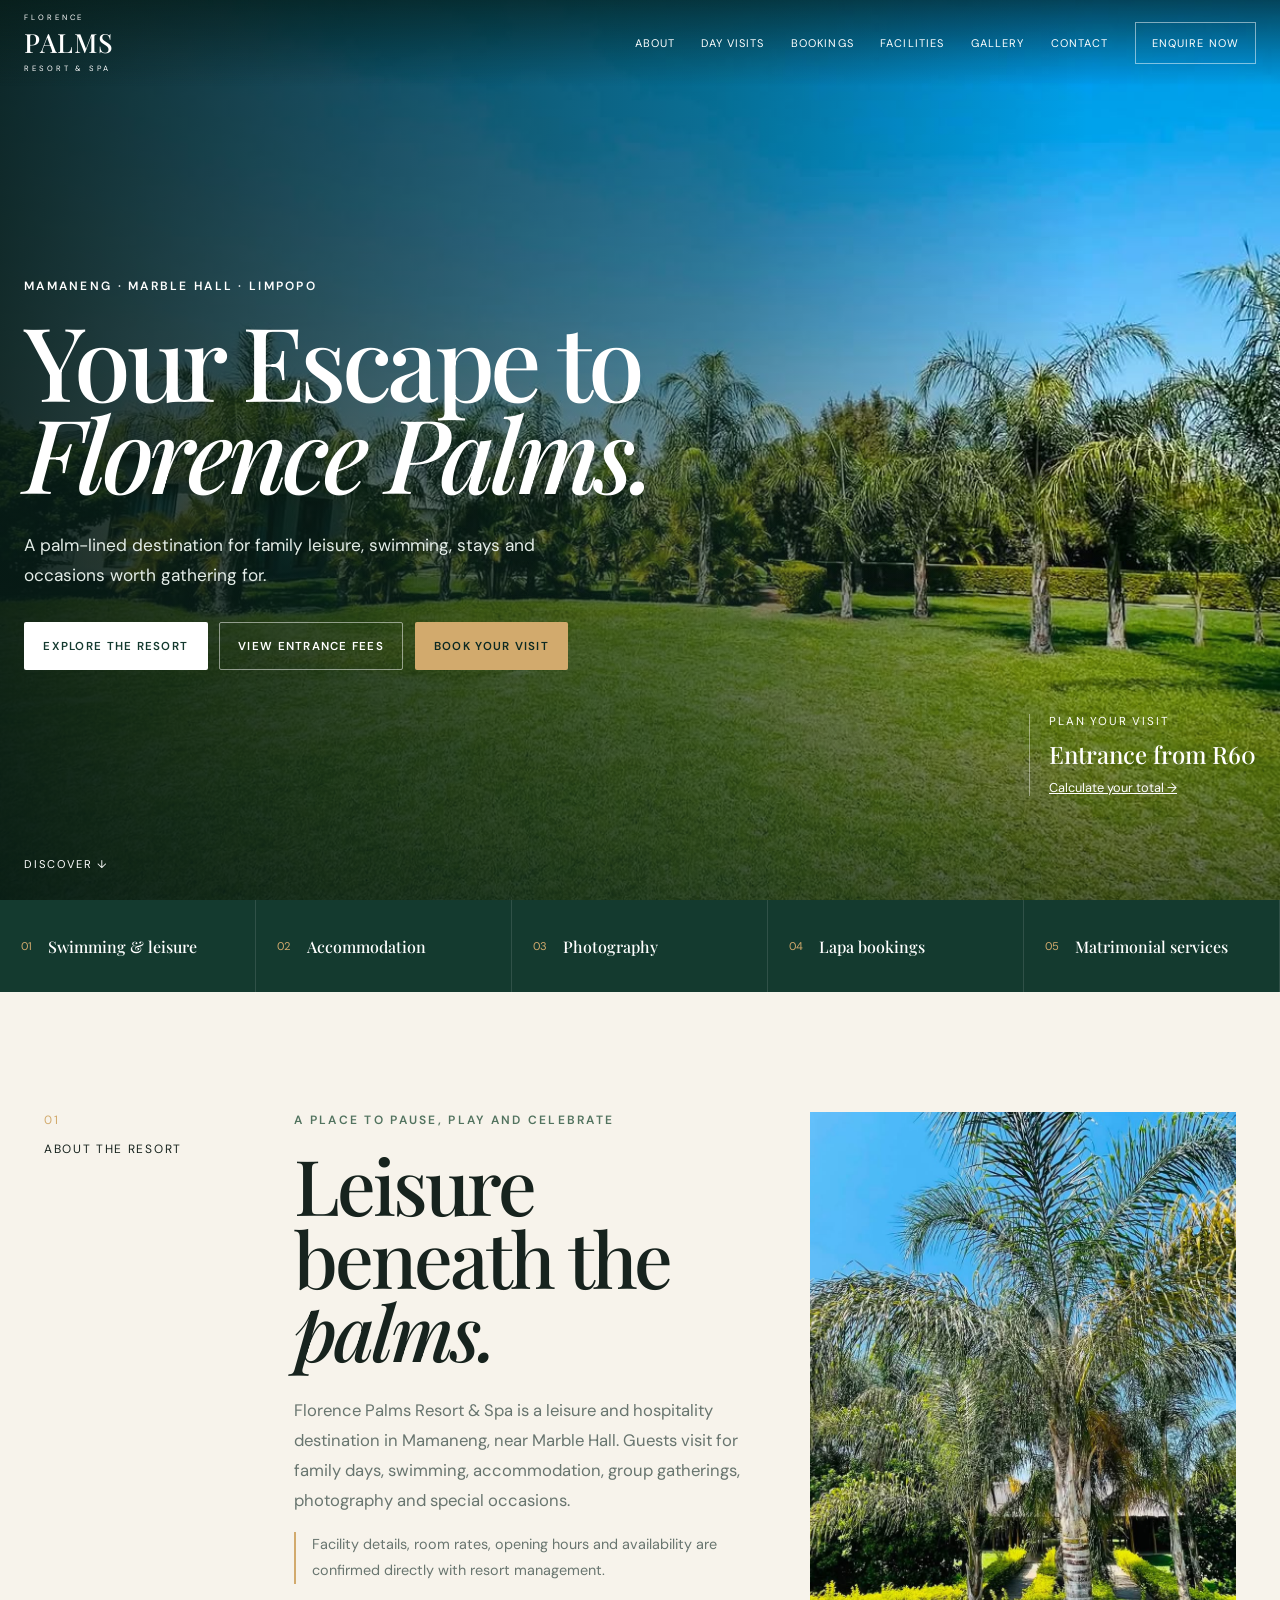
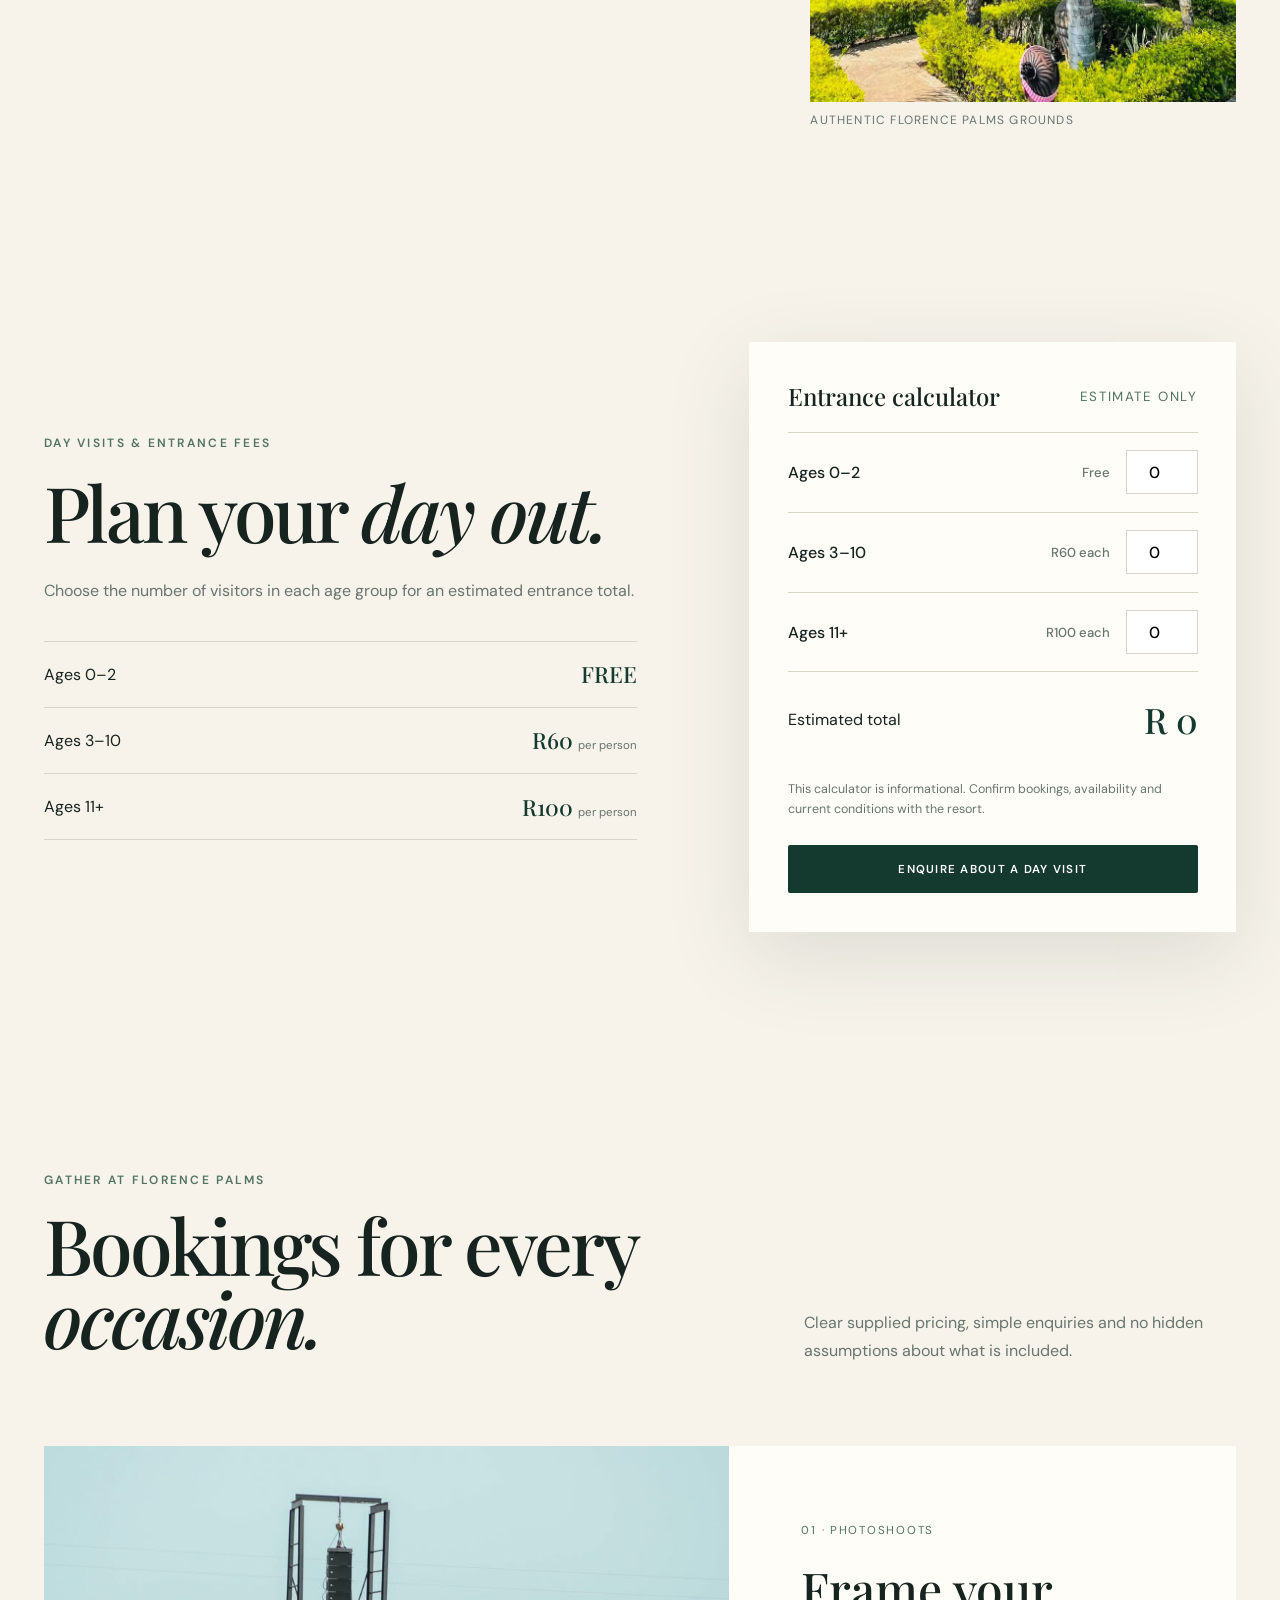
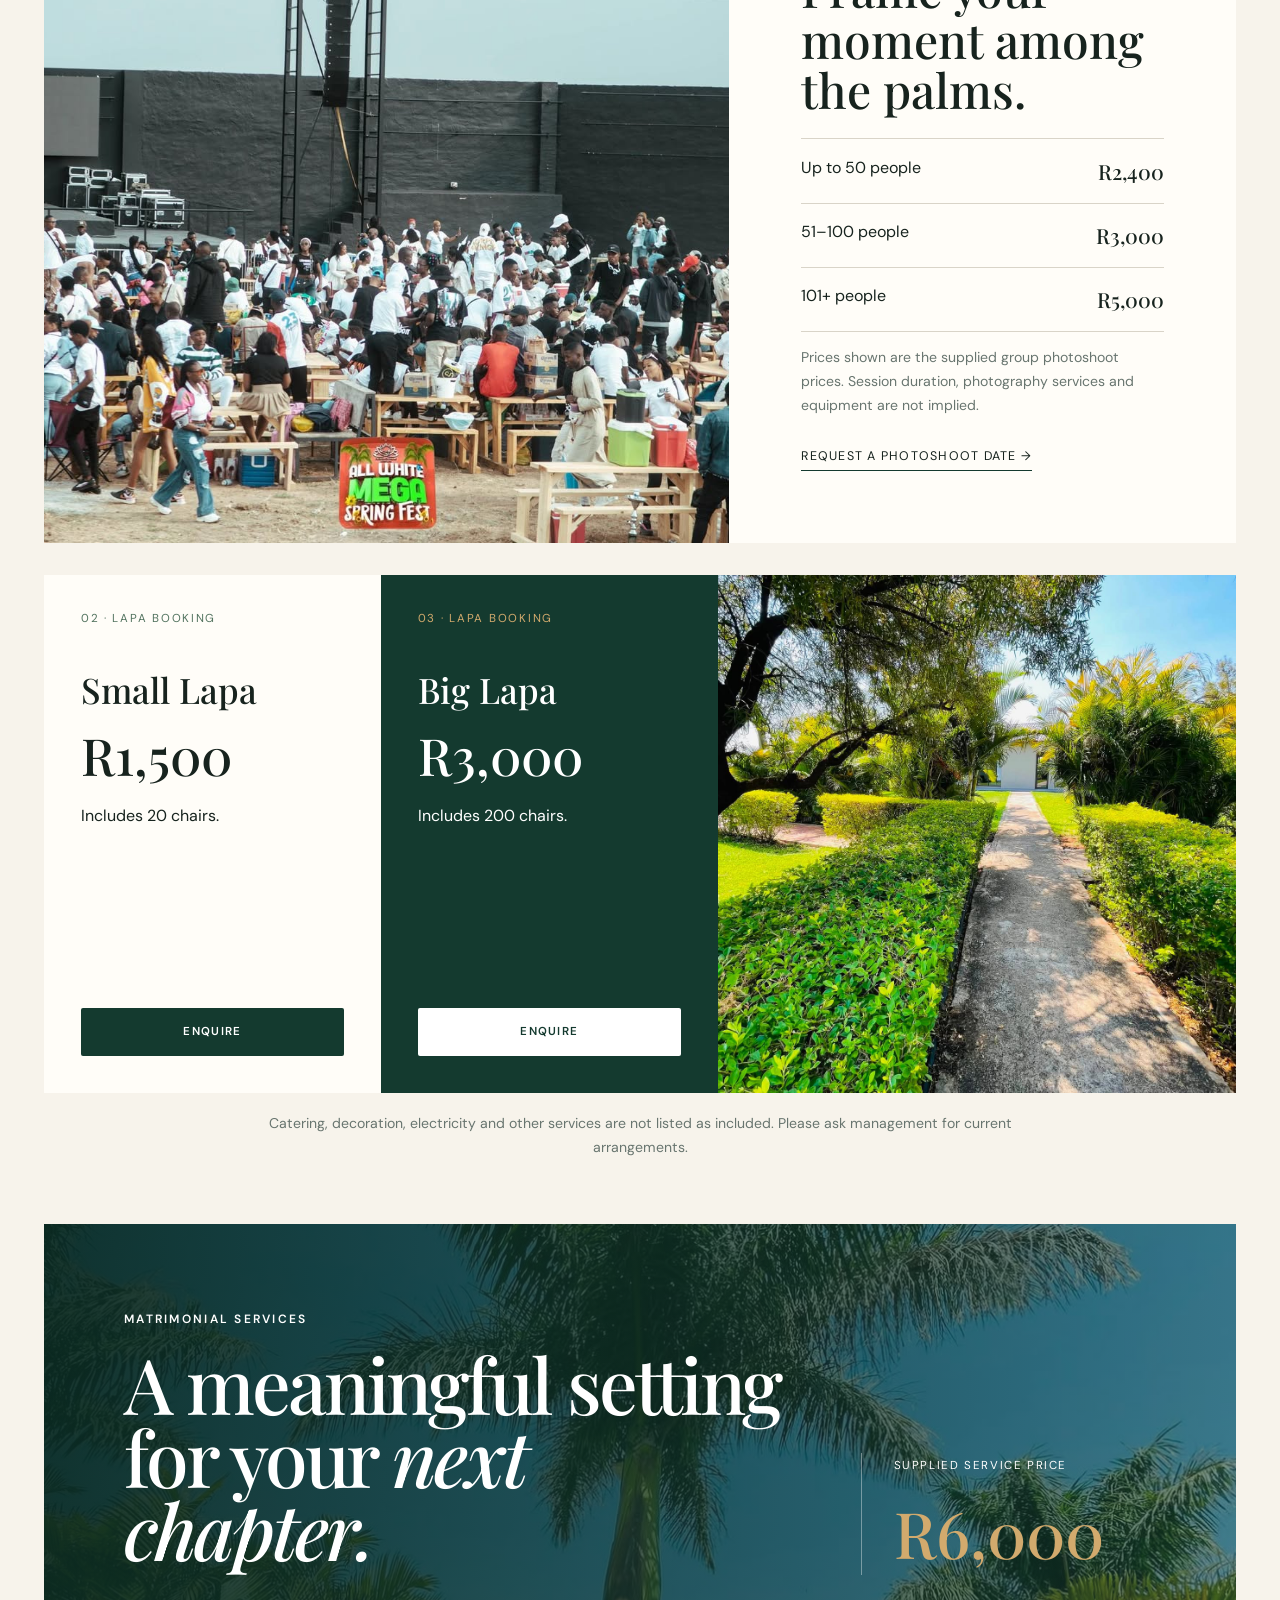
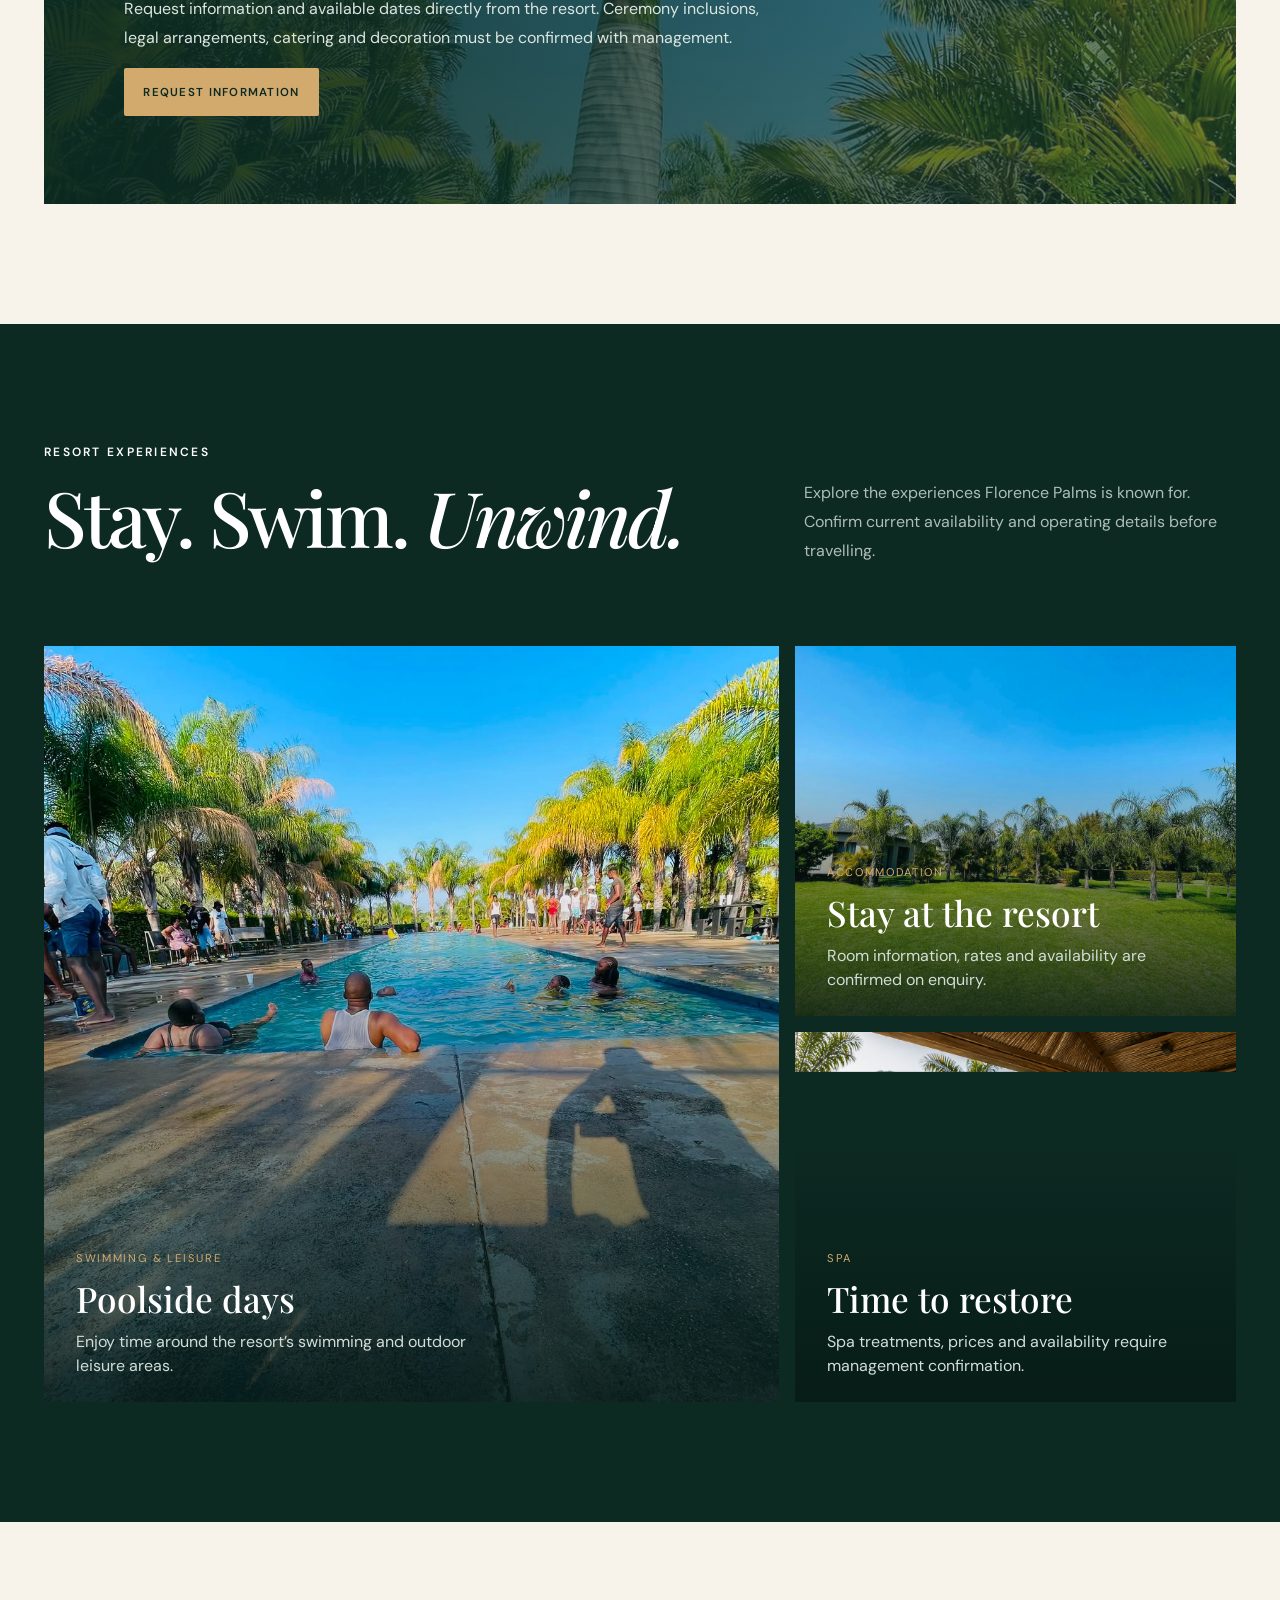
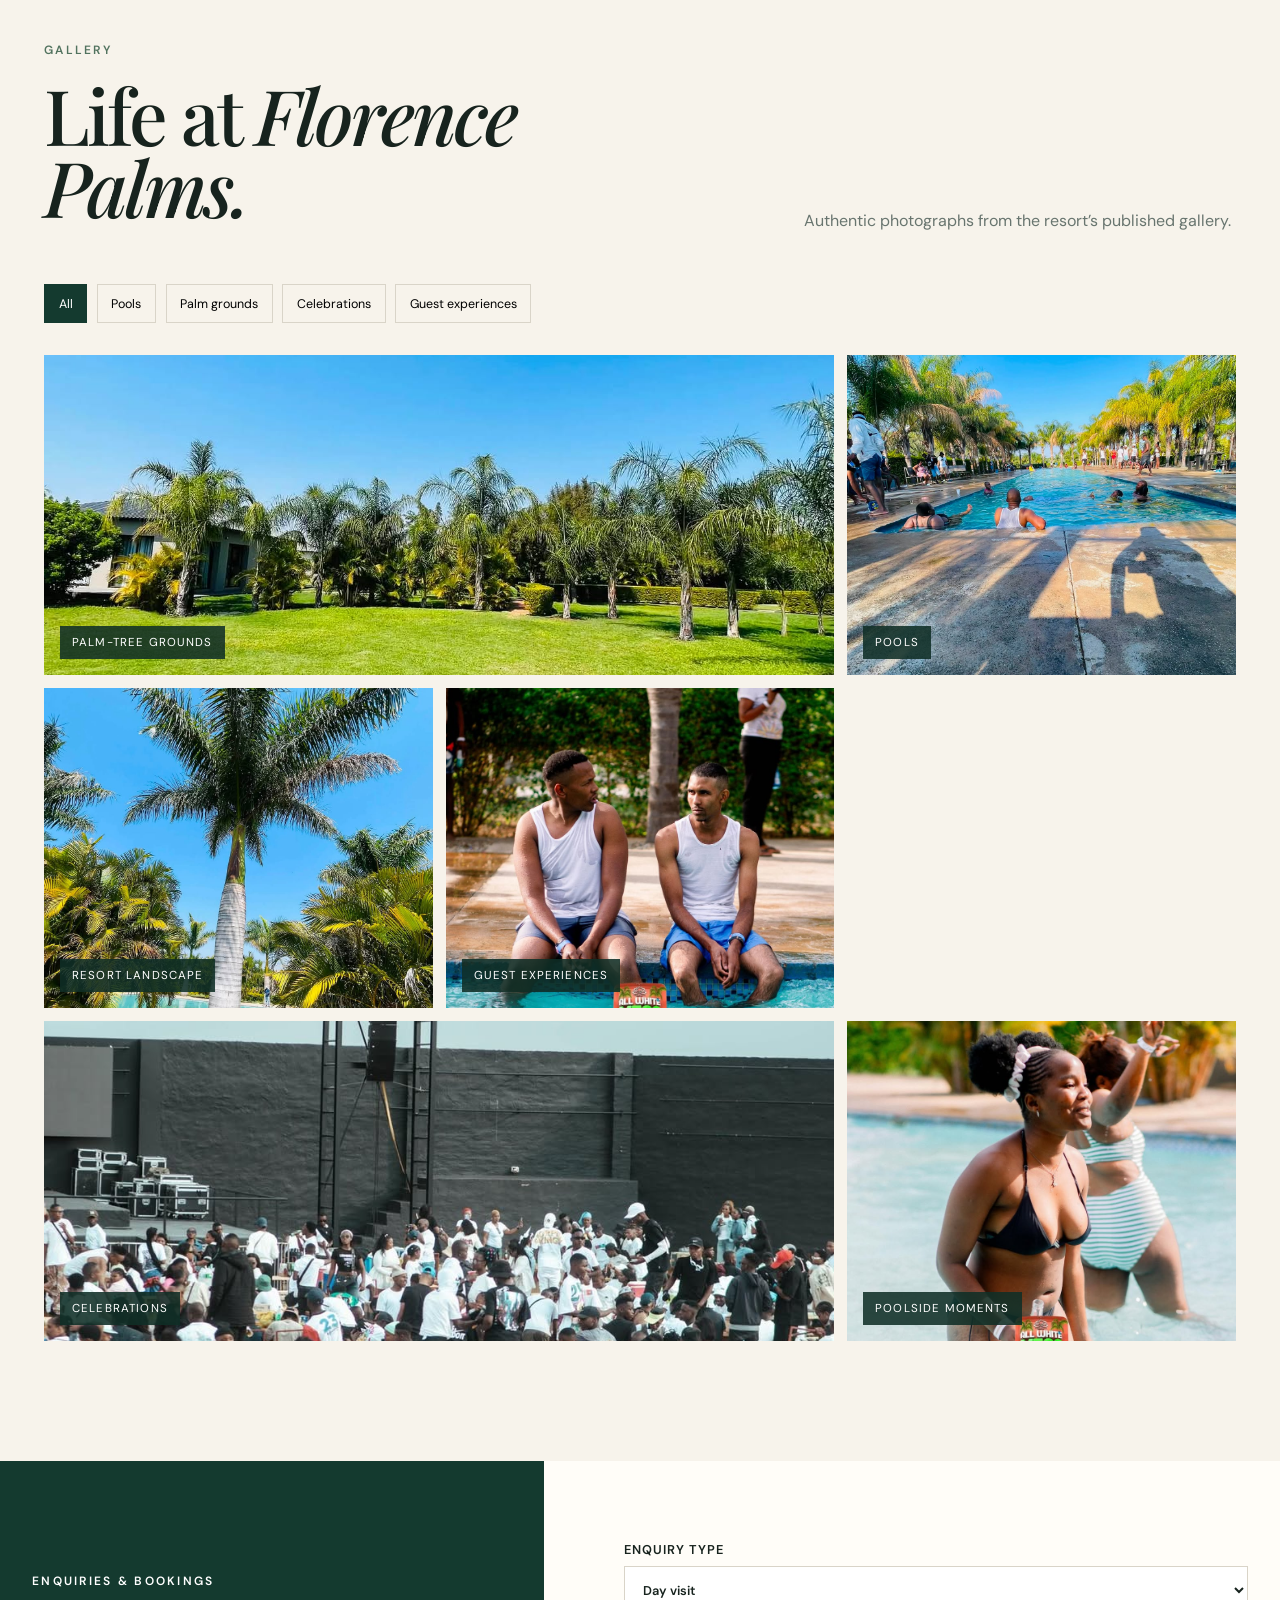
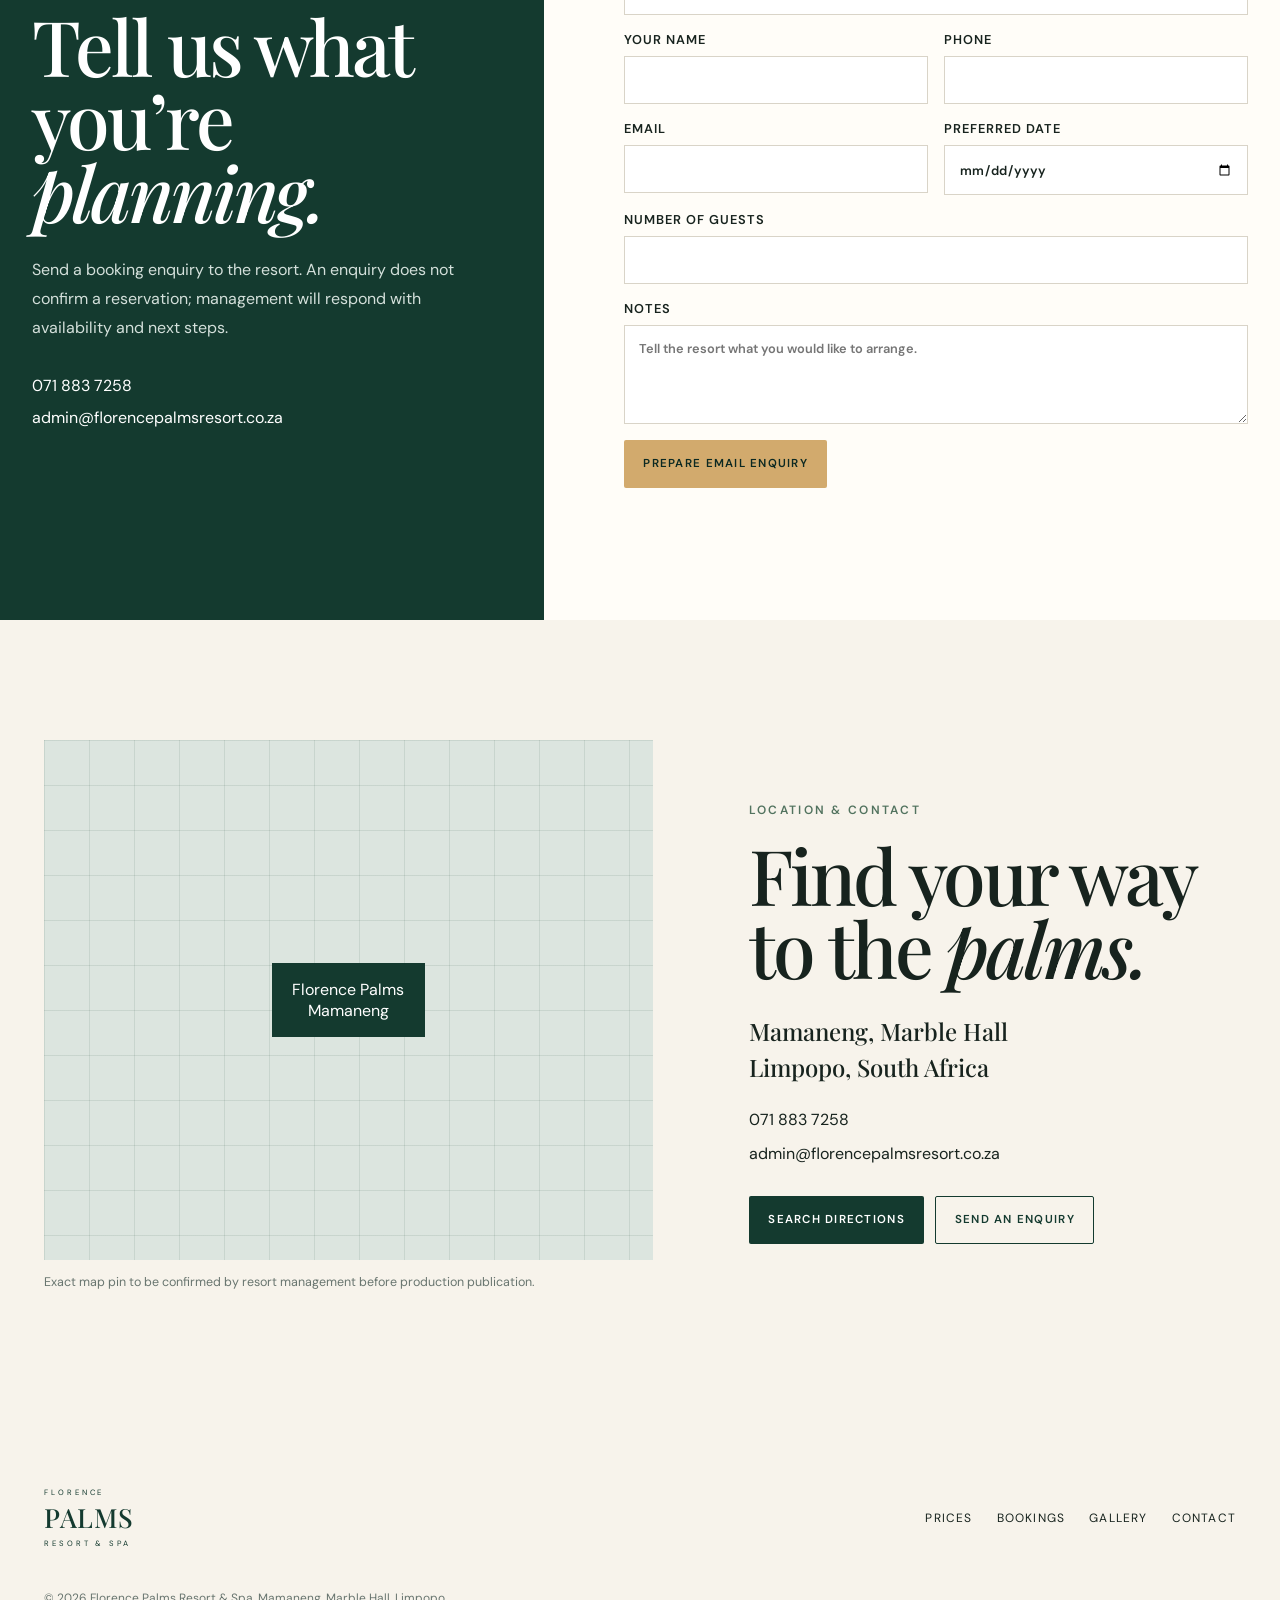
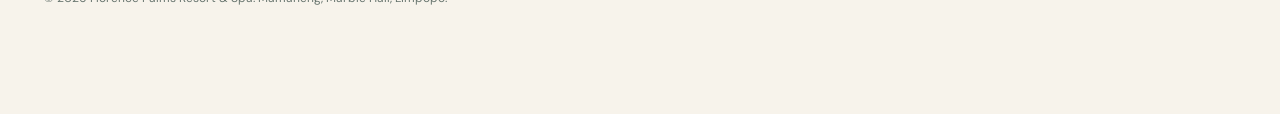
<file: florence-palms-demo/index.html>
<!doctype html>
<html lang="en">
<head>
  <meta charset="utf-8">
<meta name="viewport" content="width=device-width,initial-scale=1">
  <title>Florence Palms Resort & Spa | Marble Hall, Limpopo</title>
  <meta name="description" content="Plan a day visit, stay, photoshoot, lapa booking or special occasion at Florence Palms Resort & Spa in Mamaneng, Marble Hall, Limpopo.">
<meta name="theme-color" content="#143a2f">
  <link rel="icon" type="image/svg+xml" href="data:image/svg+xml,%3Csvg xmlns='http://www.w3.org/2000/svg' viewBox='0 0 64 64'%3E%3Crect width='64' height='64' rx='16' fill='%23143a2f'/%3E%3Cpath d='M32 52V24m0 4C24 22 18 22 12 27c8 2 14 4 20 9m0-8c7-8 14-10 22-6-7 4-13 8-22 14m0-12c-2-9 1-14 6-18 2 8 1 14-6 22' fill='none' stroke='%23d9b77b' stroke-width='4' stroke-linecap='round'/%3E%3C/svg%3E">
  <link rel="preconnect" href="https://fonts.googleapis.com">
<link rel="preconnect" href="https://fonts.gstatic.com" crossorigin>
<link href="https://fonts.googleapis.com/css2?family=DM+Sans:wght@400;500;600&family=Playfair+Display:ital,wght@0,500;1,500&display=swap" rel="stylesheet">
<link rel="stylesheet" href="styles.css">
</head>
<body>
  <header class="site-header" id="top">
<a class="brand" href="#top" aria-label="Florence Palms home">
<span>FLORENCE</span>
<strong>PALMS</strong>
<small>RESORT &amp; SPA</small>
</a>
<button class="menu-toggle" aria-expanded="false" aria-controls="main-nav">Menu</button>
<nav id="main-nav" aria-label="Main navigation">
<a href="#about">About</a>
<a href="#prices">Day visits</a>
<a href="#bookings">Bookings</a>
<a href="#facilities">Facilities</a>
<a href="#gallery">Gallery</a>
<a href="#contact">Contact</a>
</nav>
<a class="header-cta" href="#enquire">Enquire now</a>
</header>
  <main>
    <section class="hero" aria-labelledby="hero-title">
<div class="hero-shade">
</div>
<div class="hero-content reveal">
<p class="eyebrow">Mamaneng · Marble Hall · Limpopo</p>
<h1 id="hero-title">Your Escape to <em>Florence Palms.</em>
</h1>
<p class="hero-intro">A palm-lined destination for family leisure, swimming, stays and occasions worth gathering for.</p>
<div class="hero-actions">
<a class="button button-light" href="#about">Explore the resort</a>
<a class="button button-ghost" href="#prices">View entrance fees</a>
<a class="button button-gold" href="#enquire">Book your visit</a>
</div>
</div>
<div class="hero-card">
<span>Plan your visit</span>
<strong>Entrance from R60</strong>
<a href="#prices">Calculate your total →</a>
</div>
<a class="scroll-cue" href="#quick-links">Discover ↓</a>
</section>
    <section class="quick-links" id="quick-links" aria-label="Popular experiences">
<a href="#facilities">
<span>01</span>
<strong>Swimming &amp; leisure</strong>
</a>
<a href="#accommodation">
<span>02</span>
<strong>Accommodation</strong>
</a>
<a href="#photoshoots">
<span>03</span>
<strong>Photography</strong>
</a>
<a href="#lapas">
<span>04</span>
<strong>Lapa bookings</strong>
</a>
<a href="#matrimonial">
<span>05</span>
<strong>Matrimonial services</strong>
</a>
</section>
    <section class="section about" id="about">
<div class="section-label">
<span>01</span> About the resort</div>
<div class="about-copy reveal">
<p class="eyebrow dark">A place to pause, play and celebrate</p>
<h2>Leisure beneath the <em>palms.</em>
</h2>
<p>Florence Palms Resort &amp; Spa is a leisure and hospitality destination in Mamaneng, near Marble Hall. Guests visit for family days, swimming, accommodation, group gatherings, photography and special occasions.</p>
<p class="confirmation-note">Facility details, room rates, opening hours and availability are confirmed directly with resort management.</p>
</div>
<figure class="about-image reveal">
<img src="assets/facebook-10.jpg" alt="Palm-lined gardens at Florence Palms Resort" loading="lazy">
<figcaption>Authentic Florence Palms grounds</figcaption>
</figure>
</section>
    <section class="section price-section" id="prices">
<div class="price-copy reveal">
<p class="eyebrow dark">Day visits &amp; entrance fees</p>
<h2>Plan your <em>day out.</em>
</h2>
<p>Choose the number of visitors in each age group for an estimated entrance total.</p>
<div class="price-list">
<div>
<span>Ages 0–2</span>
<strong>FREE</strong>
</div>
<div>
<span>Ages 3–10</span>
<strong>R60 <small>per person</small>
</strong>
</div>
<div>
<span>Ages 11+</span>
<strong>R100 <small>per person</small>
</strong>
</div>
</div>
</div>
<form class="calculator reveal" id="entrance-calculator">
<div class="calculator-head">
<span>Entrance calculator</span>
<small>Estimate only</small>
</div>
<label>Ages 0–2 <span>Free</span>
<input type="number" min="0" value="0" name="babies" inputmode="numeric">
</label>
<label>Ages 3–10 <span>R60 each</span>
<input type="number" min="0" value="0" name="children" inputmode="numeric">
</label>
<label>Ages 11+ <span>R100 each</span>
<input type="number" min="0" value="0" name="adults" inputmode="numeric">
</label>
<div class="total">
<span>Estimated total</span>
<strong id="entrance-total">R0</strong>
</div>
<p>This calculator is informational. Confirm bookings, availability and current conditions with the resort.</p>
<a class="button button-dark" href="#enquire" data-service="Day visit">Enquire about a day visit</a>
</form>
</section>
    <section class="section booking-overview" id="bookings">
<div class="section-heading reveal">
<div>
<p class="eyebrow dark">Gather at Florence Palms</p>
<h2>Bookings for every <em>occasion.</em>
</h2>
</div>
<p>Clear supplied pricing, simple enquiries and no hidden assumptions about what is included.</p>
</div>
      <article class="booking-feature" id="photoshoots">
<div class="booking-image">
<img src="assets/facebook-04.jpg" alt="A celebration gathering at Florence Palms Resort" loading="lazy">
</div>
<div class="booking-copy reveal">
<span class="feature-number">01 · Photoshoots</span>
<h3>Frame your moment among the palms.</h3>
<div class="package-list">
<div>
<span>Up to 50 people</span>
<strong>R2,400</strong>
</div>
<div>
<span>51–100 people</span>
<strong>R3,000</strong>
</div>
<div>
<span>101+ people</span>
<strong>R5,000</strong>
</div>
</div>
<p>Prices shown are the supplied group photoshoot prices. Session duration, photography services and equipment are not implied.</p>
<a class="text-link" href="#enquire" data-service="Photoshoot">Request a photoshoot date →</a>
</div>
</article>
      <div class="split-bookings" id="lapas">
<article class="package-card reveal">
<span class="feature-number">02 · Lapa booking</span>
<h3>Small Lapa</h3>
<strong class="package-price">R1,500</strong>
<p>Includes 20 chairs.</p>
<a class="button button-dark" href="#enquire" data-service="Small Lapa">Enquire</a>
</article>
<article class="package-card green reveal">
<span class="feature-number">03 · Lapa booking</span>
<h3>Big Lapa</h3>
<strong class="package-price">R3,000</strong>
<p>Includes 200 chairs.</p>
<a class="button button-light" href="#enquire" data-service="Big Lapa">Enquire</a>
</article>
<div class="package-photo">
<img src="assets/facebook-13.jpg" alt="Landscaped walkway and palms at Florence Palms Resort" loading="lazy">
</div>
</div>
<p class="package-disclaimer">Catering, decoration, electricity and other services are not listed as included. Please ask management for current arrangements.</p>
      <article class="matrimonial" id="matrimonial">
<div>
<p class="eyebrow">Matrimonial services</p>
<h2>A meaningful setting for your <em>next chapter.</em>
</h2>
<p>Request information and available dates directly from the resort. Ceremony inclusions, legal arrangements, catering and decoration must be confirmed with management.</p>
<a class="button button-gold" href="#enquire" data-service="Matrimonial service">Request information</a>
</div>
<aside>
<span>Supplied service price</span>
<strong>R6,000</strong>
</aside>
</article>
    </section>
    <section class="facilities" id="facilities">
<div class="section facility-head reveal">
<div>
<p class="eyebrow">Resort experiences</p>
<h2>Stay. Swim. <em>Unwind.</em>
</h2>
</div>
<p>Explore the experiences Florence Palms is known for. Confirm current availability and operating details before travelling.</p>
</div>
<div class="facility-grid section">
<article class="facility-card large">
<img src="assets/facebook-9.jpg" alt="Swimming pool at Florence Palms Resort" loading="lazy">
<div>
<span>Swimming &amp; leisure</span>
<h3>Poolside days</h3>
<p>Enjoy time around the resort’s swimming and outdoor leisure areas.</p>
</div>
</article>
<article class="facility-card" id="accommodation">
<img src="assets/facebook-12.jpg" alt="Florence Palms resort grounds" loading="lazy">
<div>
<span>Accommodation</span>
<h3>Stay at the resort</h3>
<p>Room information, rates and availability are confirmed on enquiry.</p>
</div>
</article>
<article class="facility-card">
<img src="assets/spa.png" alt="Spa concept image pending an official Florence Palms spa photograph" loading="lazy">
<div>
<span>Spa</span>
<h3>Time to restore</h3>
<p>Spa treatments, prices and availability require management confirmation.</p>
</div>
</article>
</div>
</section>
    <section class="section gallery-section" id="gallery">
<div class="section-heading reveal">
<div>
<p class="eyebrow dark">Gallery</p>
<h2>Life at <em>Florence Palms.</em>
</h2>
</div>
<p>Authentic photographs from the resort’s published gallery.</p>
</div>
<div class="gallery-filters" role="group" aria-label="Gallery categories">
<button class="active" data-filter="all">All</button>
<button data-filter="pools">Pools</button>
<button data-filter="grounds">Palm grounds</button>
<button data-filter="celebrations">Celebrations</button>
<button data-filter="guests">Guest experiences</button>
</div>
<div class="gallery-grid">
<button class="gallery-item wide" data-category="grounds">
<img src="assets/facebook-12.jpg" alt="Open palm-lined grounds at Florence Palms" loading="lazy">
<span>Palm-tree grounds</span>
</button>
<button class="gallery-item" data-category="pools">
<img src="assets/facebook-9.jpg" alt="Guests enjoying the pool" loading="lazy">
<span>Pools</span>
</button>
<button class="gallery-item" data-category="grounds">
<img src="assets/facebook-11.jpg" alt="Tall palm tree above a pool" loading="lazy">
<span>Resort landscape</span>
</button>
<button class="gallery-item" data-category="guests">
<img src="assets/facebook-01.jpg" alt="Guests relaxing beside the pool at a Florence Palms event" loading="lazy">
<span>Guest experiences</span>
</button>
<button class="gallery-item wide" data-category="celebrations">
<img src="assets/facebook-04.jpg" alt="Outdoor celebration at Florence Palms" loading="lazy">
<span>Celebrations</span>
</button>
<button class="gallery-item" data-category="guests">
<img src="assets/facebook-05.jpg" alt="Guest enjoying the pool at a Florence Palms event" loading="lazy">
<span>Poolside moments</span>
</button>
</div>
</section>
    <section class="enquiry-section" id="enquire">
<div class="enquiry-intro reveal">
<p class="eyebrow">Enquiries &amp; bookings</p>
<h2>Tell us what you’re <em>planning.</em>
</h2>
<p>Send a booking enquiry to the resort. An enquiry does not confirm a reservation; management will respond with availability and next steps.</p>
<div class="contact-lines">
<a href="tel:+27718837258">071 883 7258</a>
<a href="mailto:admin@florencepalmsresort.co.za">admin@florencepalmsresort.co.za</a>
</div>
</div>
<form class="enquiry-form" id="enquiry-form">
<label>Enquiry type<select name="service" required>
<option>Day visit</option>
<option>Accommodation</option>
<option>Photoshoot</option>
<option>Small Lapa</option>
<option>Big Lapa</option>
<option>Matrimonial service</option>
<option>General enquiry</option>
</select>
</label>
<div class="form-row">
<label>Your name<input name="name" autocomplete="name" required>
</label>
<label>Phone<input name="phone" type="tel" autocomplete="tel" required>
</label>
</div>
<div class="form-row">
<label>Email<input name="email" type="email" autocomplete="email">
</label>
<label>Preferred date<input name="date" type="date">
</label>
</div>
<label>Number of guests<input name="guests" type="number" min="1" inputmode="numeric">
</label>
<label>Notes<textarea name="notes" rows="4" placeholder="Tell the resort what you would like to arrange.">
</textarea>
</label>
<button class="button button-gold" type="submit">Prepare email enquiry</button>
<p class="form-status" id="form-status" aria-live="polite">
</p>
</form>
</section>
    <section class="section location" id="contact">
<div class="map-card">
<div class="map-pattern">
<span>Florence Palms<br>Mamaneng</span>
</div>
<p>Exact map pin to be confirmed by resort management before production publication.</p>
</div>
<div class="location-copy reveal">
<p class="eyebrow dark">Location &amp; contact</p>
<h2>Find your way to the <em>palms.</em>
</h2>
<h3>Mamaneng, Marble Hall<br>Limpopo, South Africa</h3>
<a href="tel:+27718837258">071 883 7258</a>
<a href="mailto:admin@florencepalmsresort.co.za">admin@florencepalmsresort.co.za</a>
<div class="location-actions">
<a class="button button-dark" href="https://www.google.com/maps/search/?api=1&query=Florence+Palms+Resort+Mamaneng+Marble+Hall" target="_blank" rel="noopener">Search directions</a>
<a class="button button-outline" href="#enquire">Send an enquiry</a>
</div>
</div>
</section>
  </main>
  <footer>
<a class="brand footer-brand" href="#top">
<span>FLORENCE</span>
<strong>PALMS</strong>
<small>RESORT &amp; SPA</small>
</a>
<div>
<a href="#prices">Prices</a>
<a href="#bookings">Bookings</a>
<a href="#gallery">Gallery</a>
<a href="#contact">Contact</a>
</div>
<p>© 2026 Florence Palms Resort &amp; Spa. Mamaneng, Marble Hall, Limpopo.</p>
</footer>
  <nav class="mobile-actions" aria-label="Quick actions">
<a href="#prices">Prices</a>
<a href="#enquire">Enquire</a>
<a href="tel:+27718837258">Call</a>
<a href="https://www.google.com/maps/search/?api=1&query=Florence+Palms+Resort+Mamaneng+Marble+Hall" target="_blank" rel="noopener">Directions</a>
</nav>
  <dialog class="lightbox" id="lightbox">
<button aria-label="Close image">×</button>
<img alt="">
<p>
</p>
</dialog>
<script src="script.js">
</script>
</body>
</html>
</file>
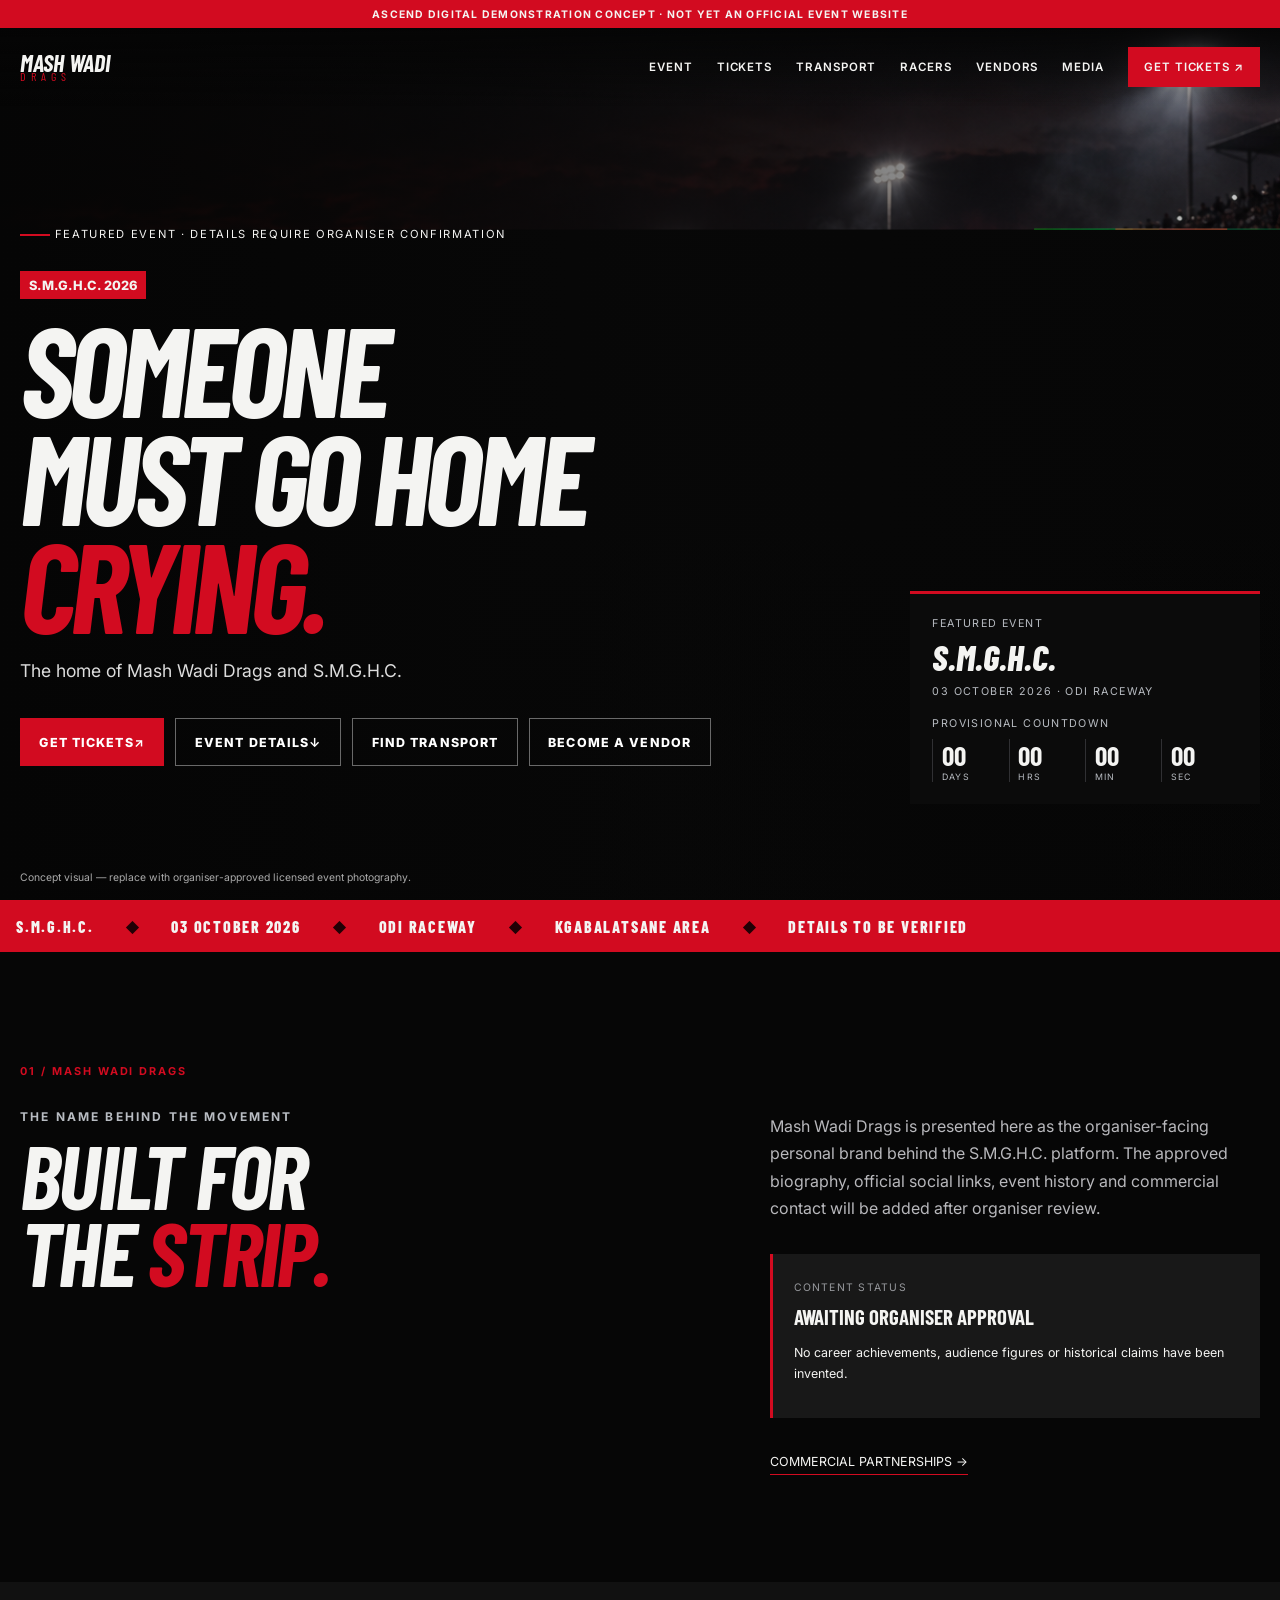
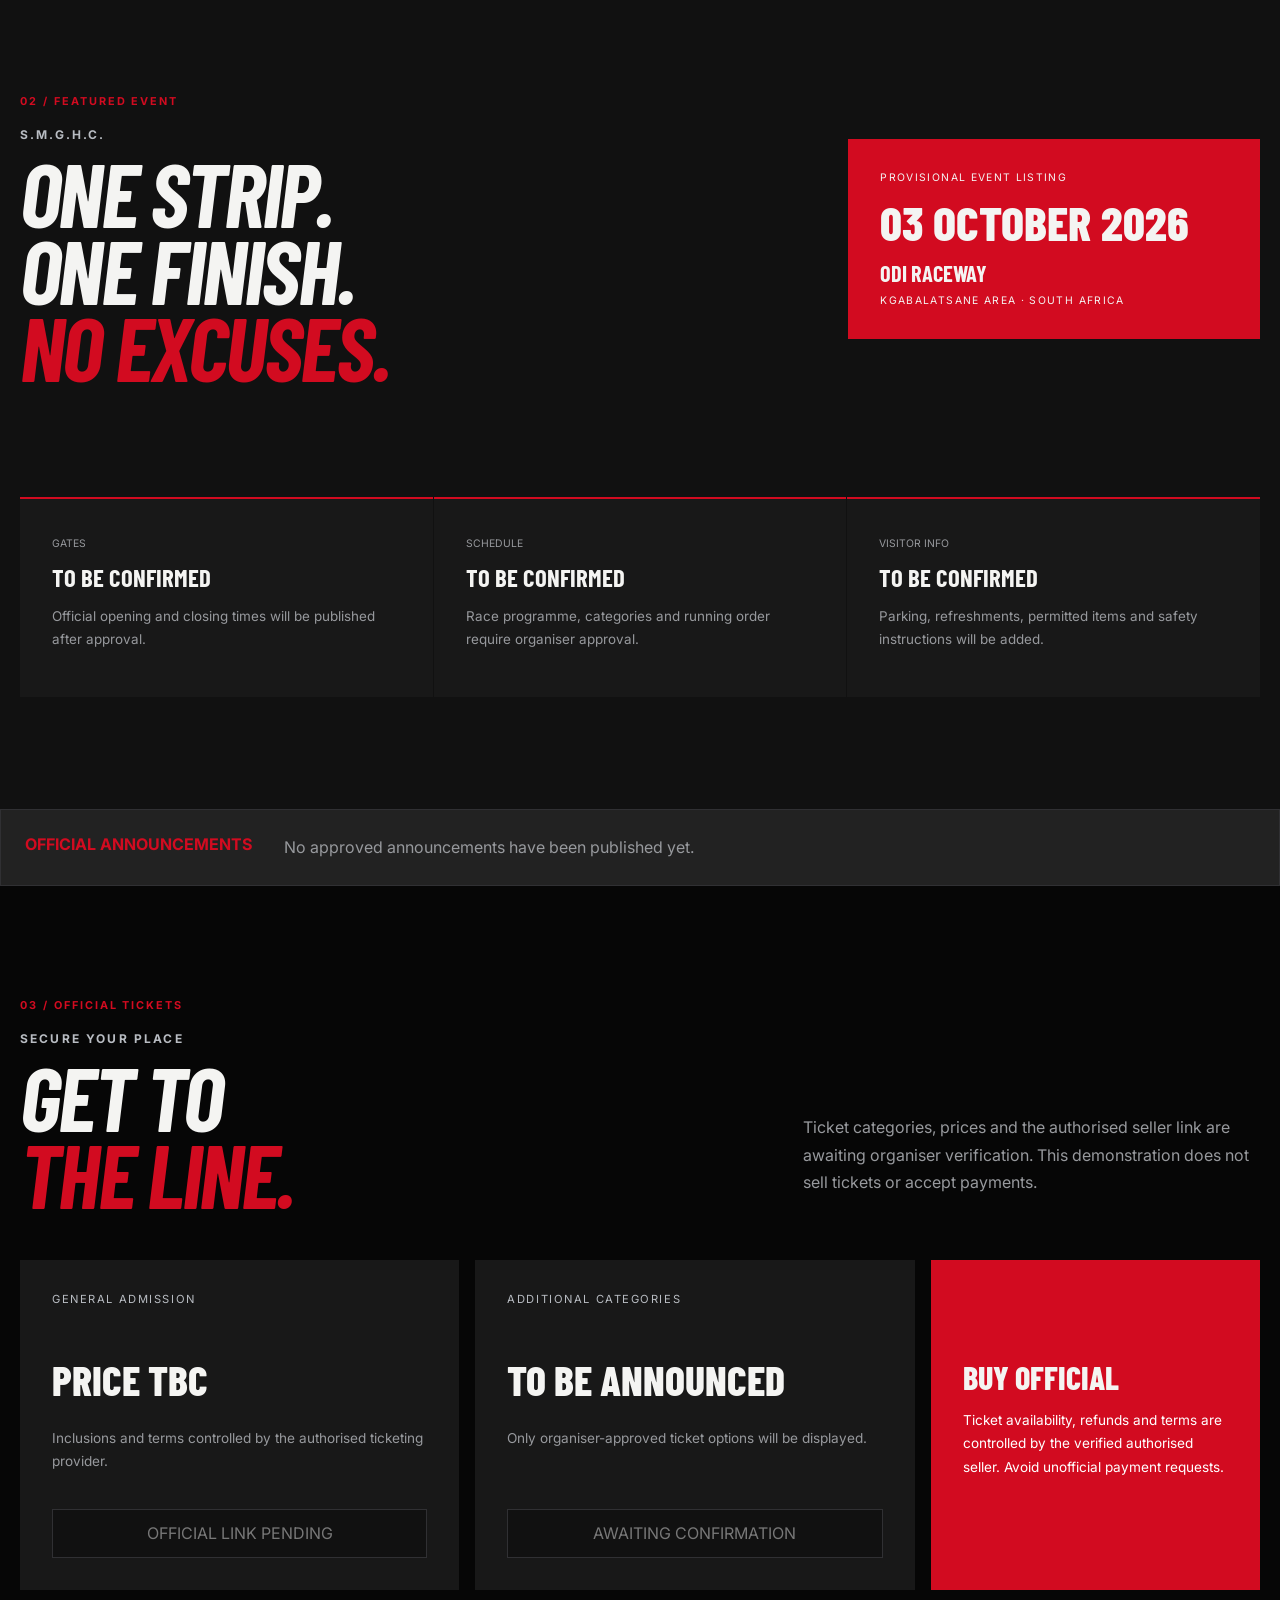
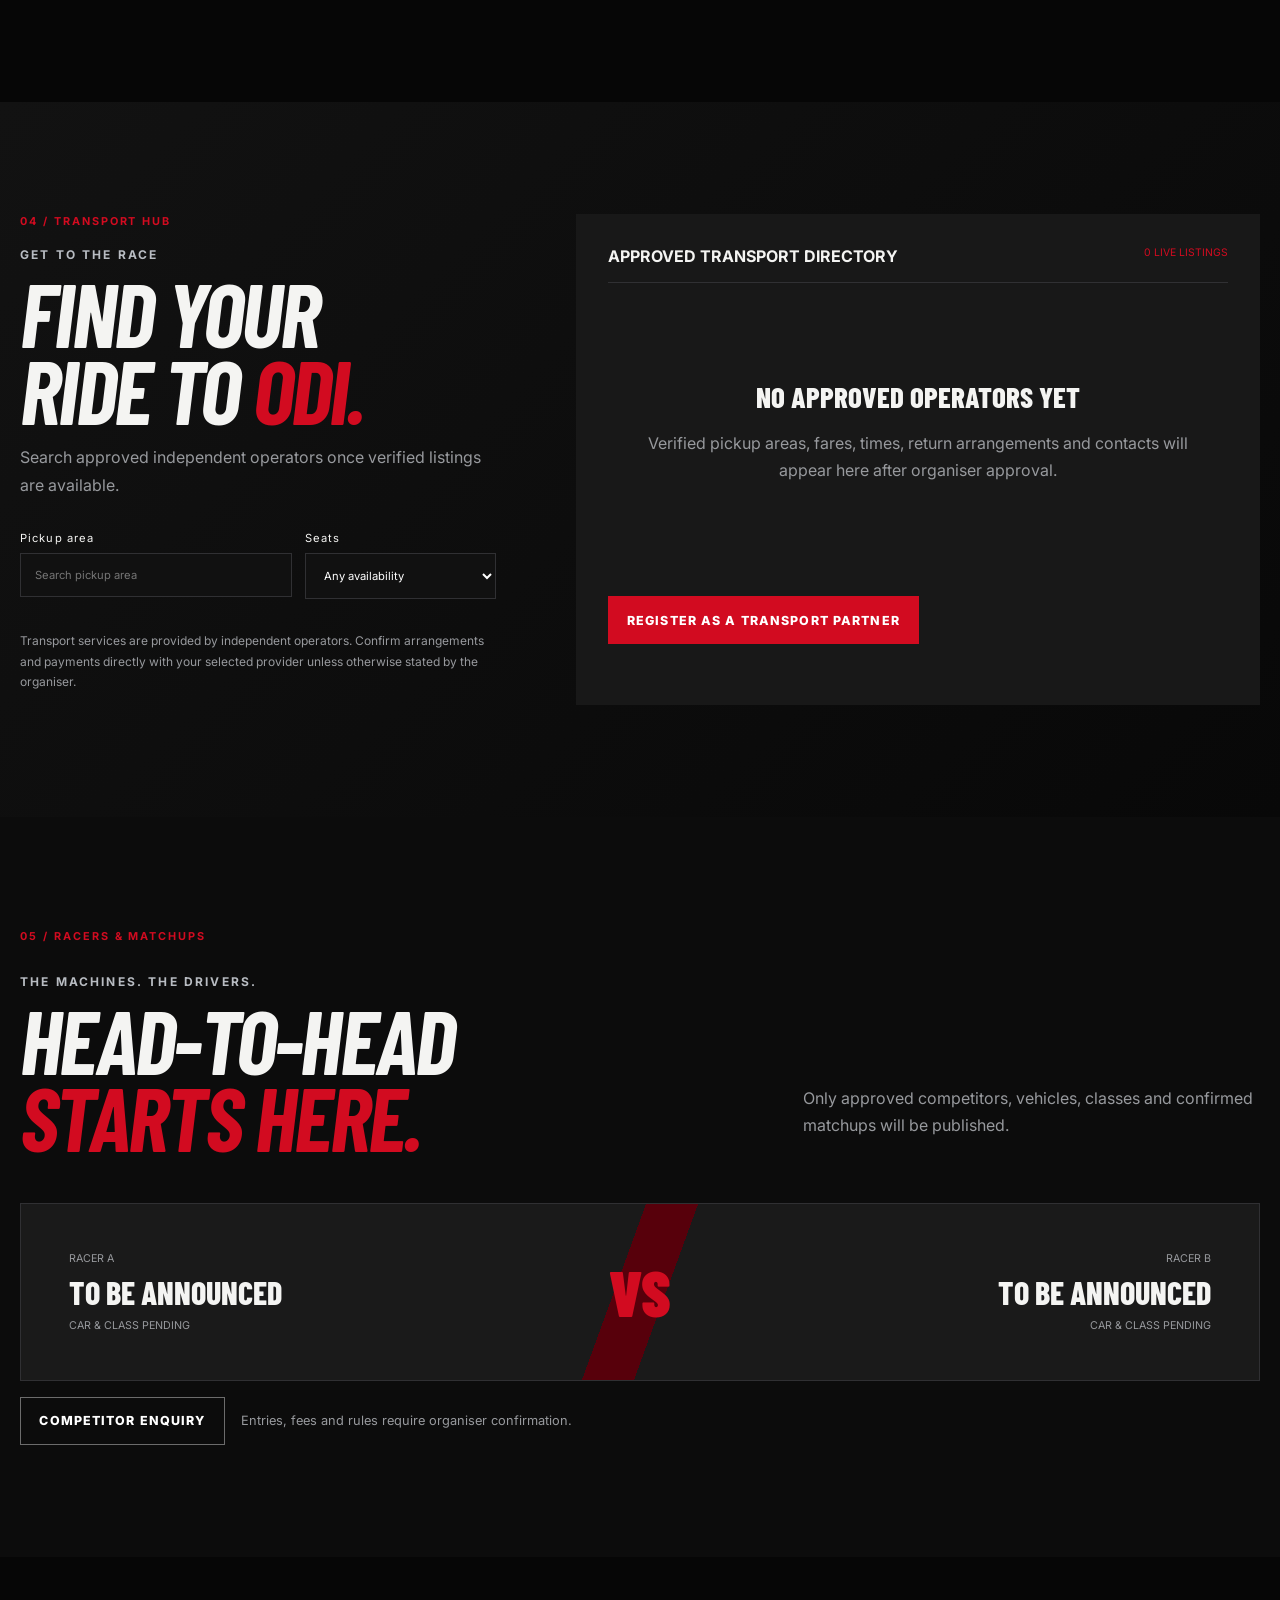
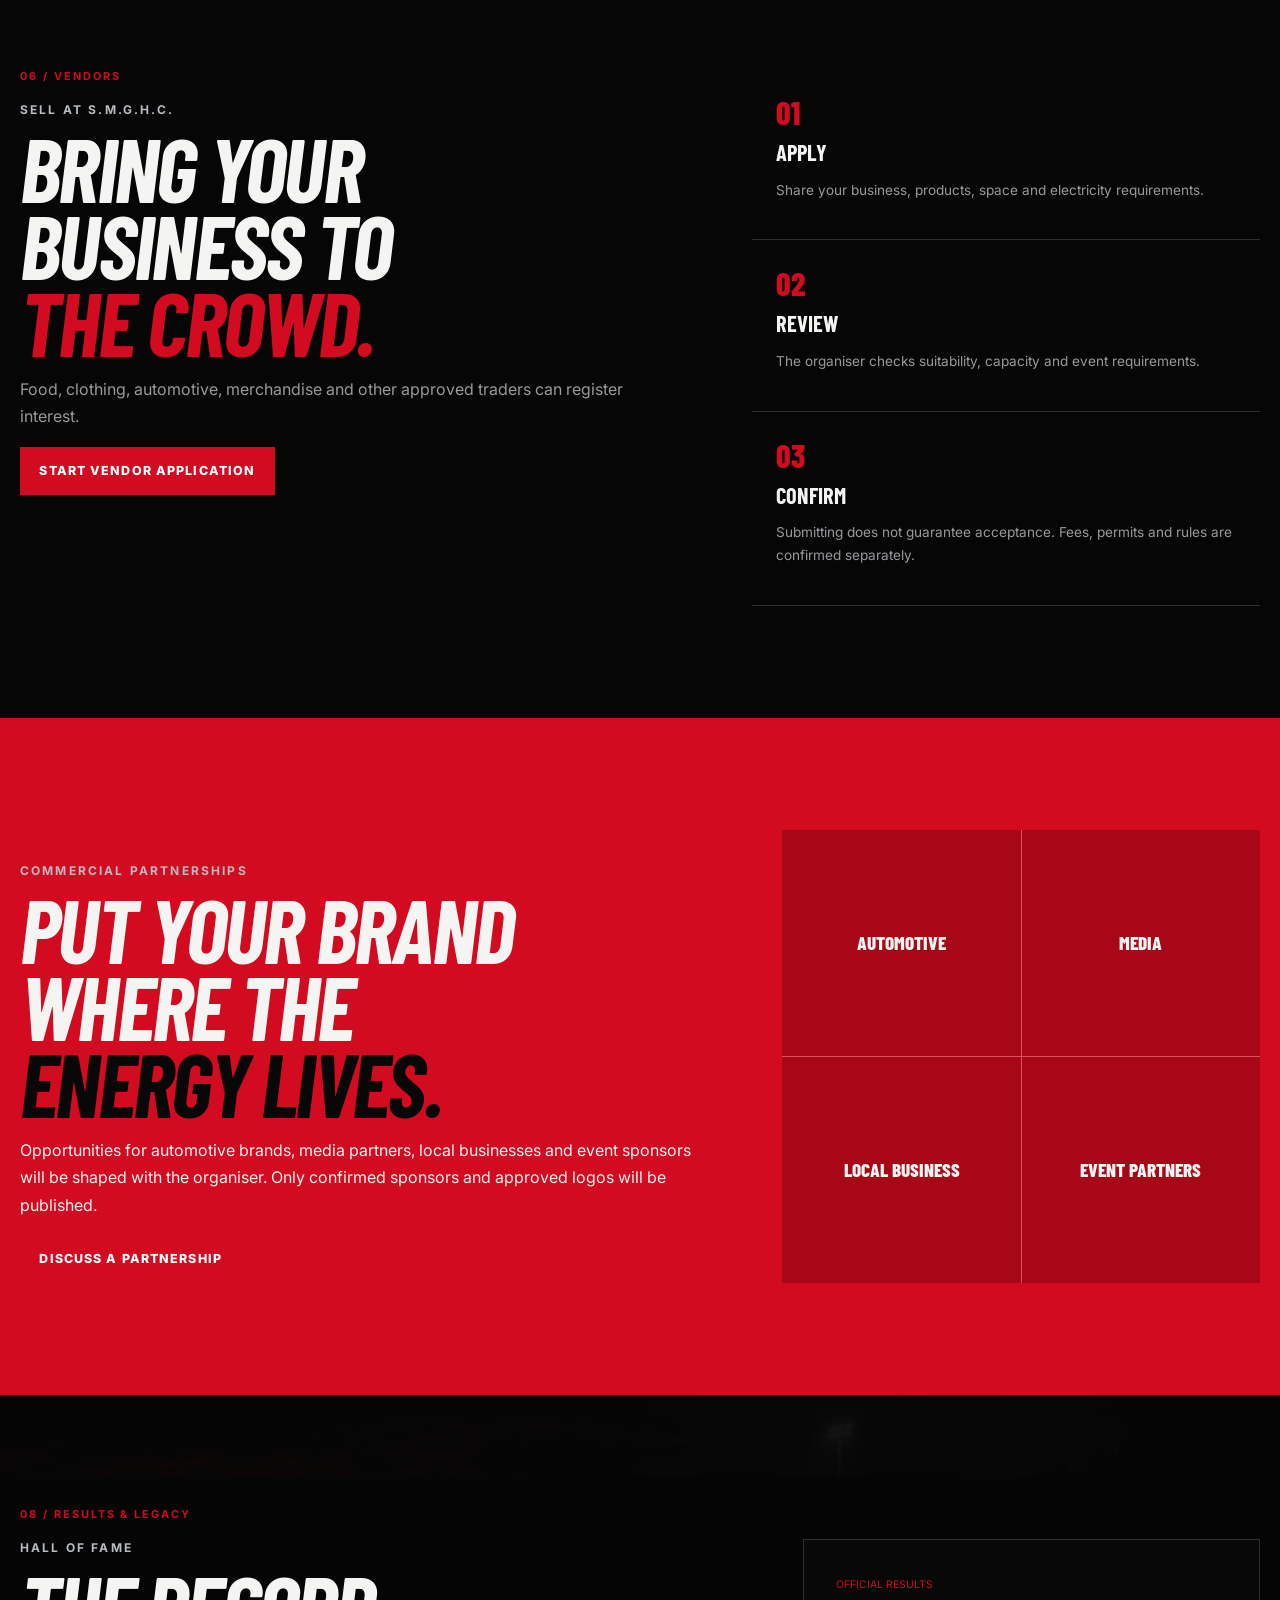
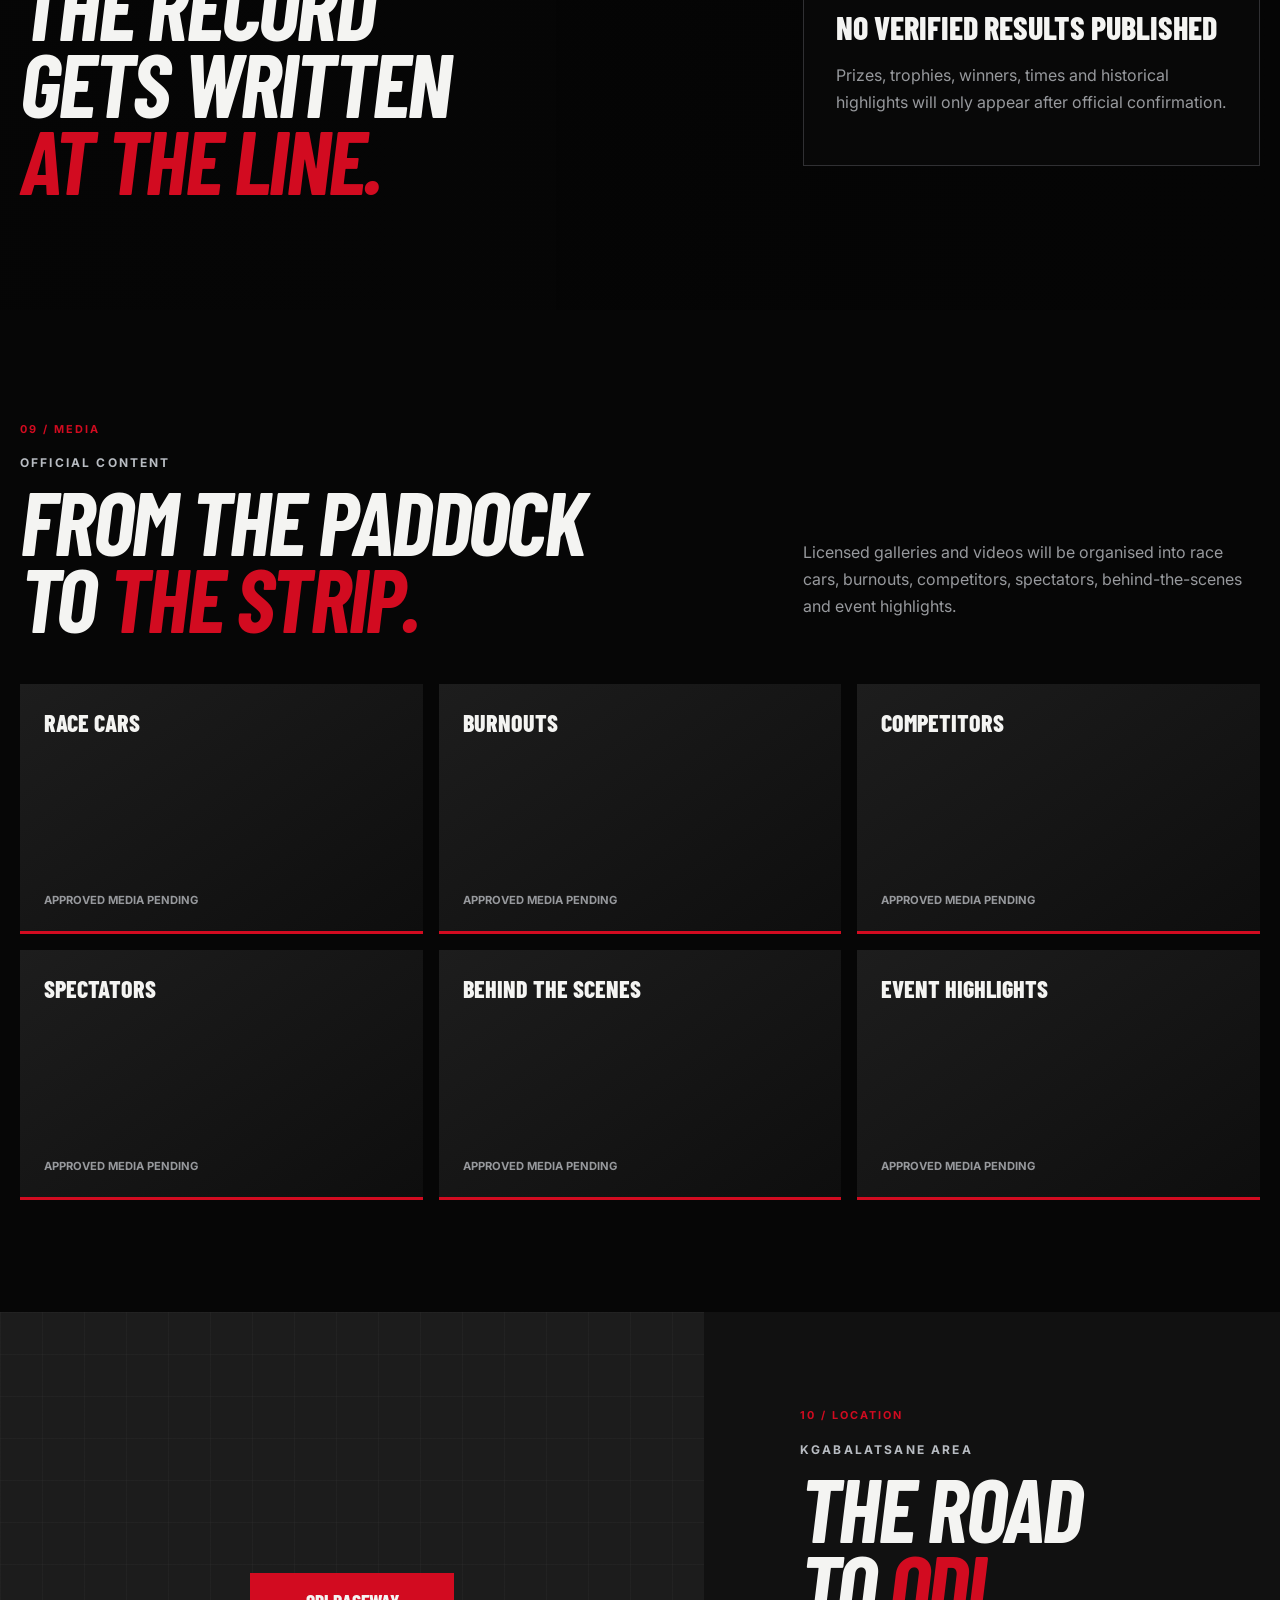
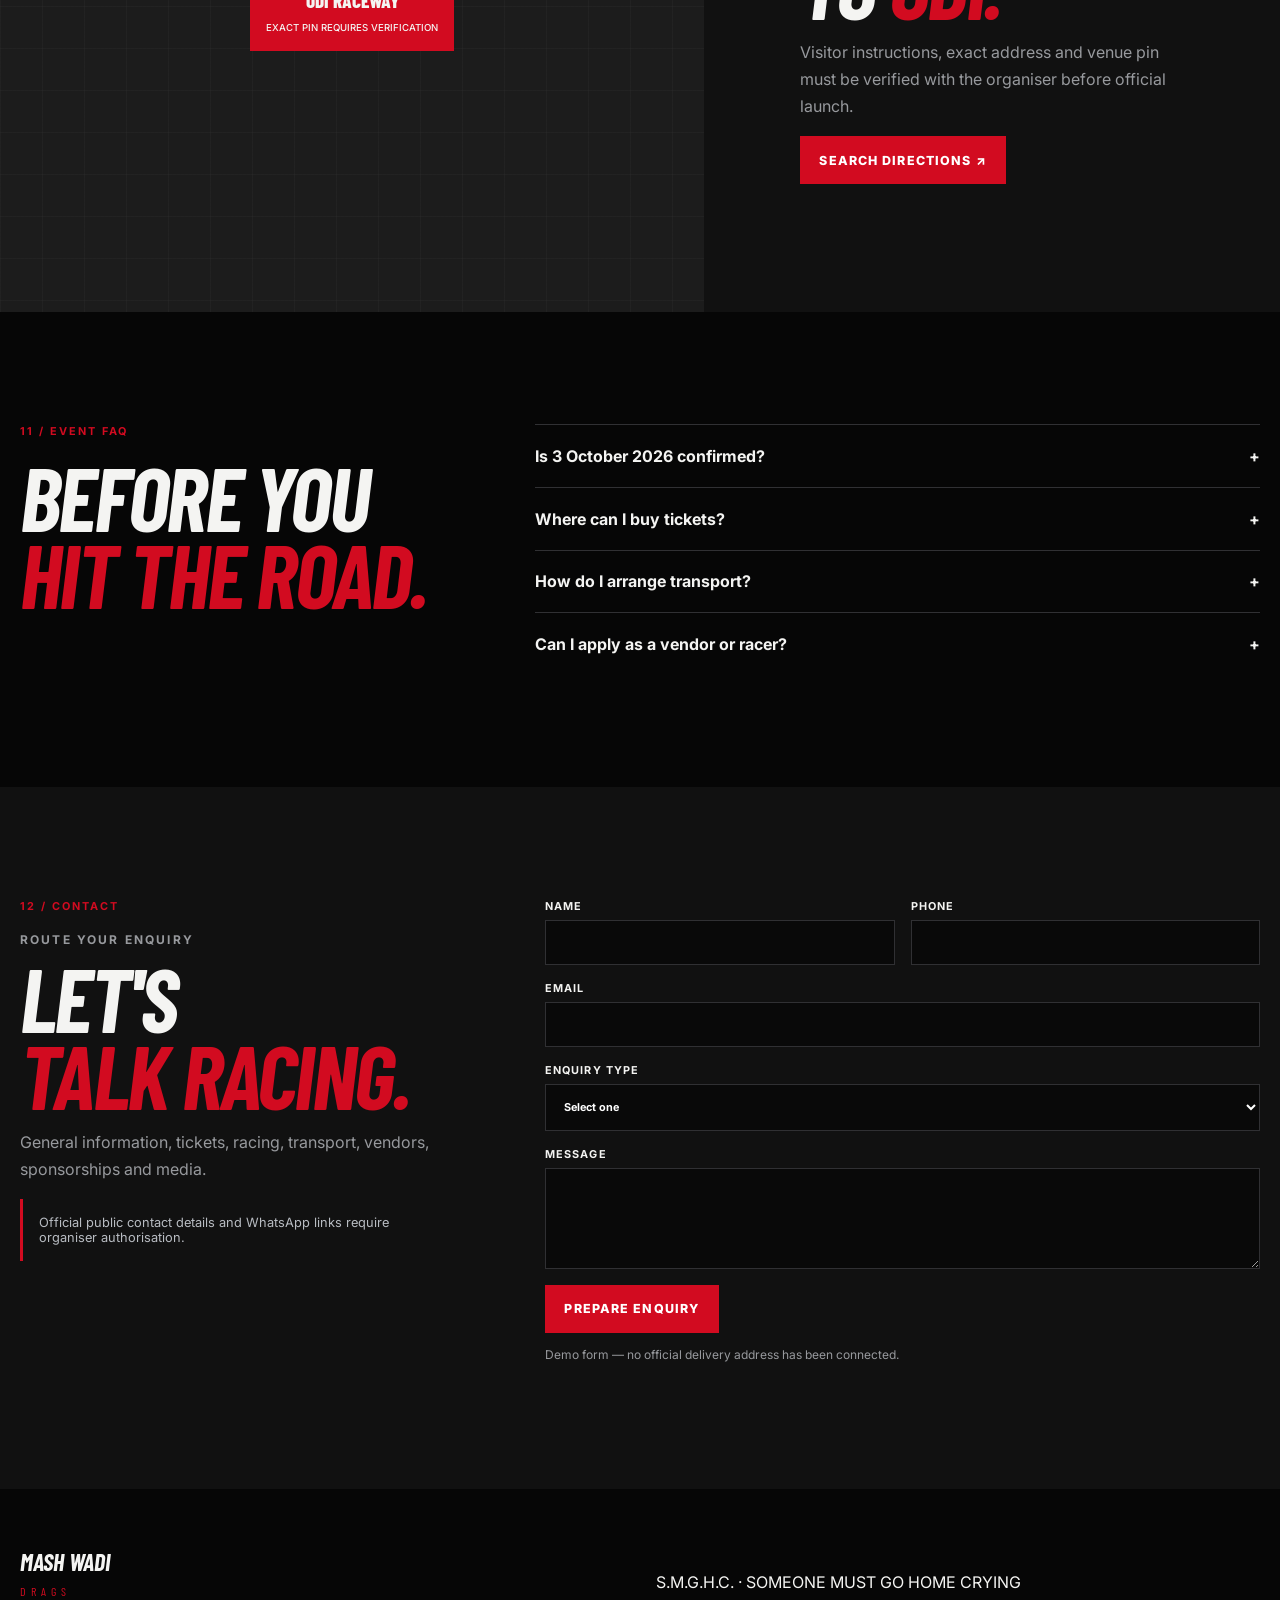
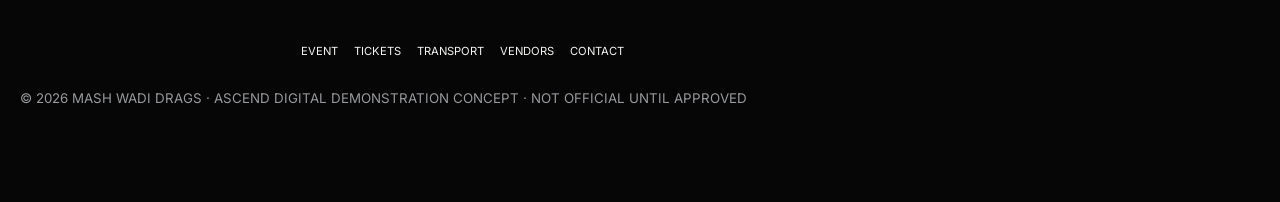
<file: smghc-demo/index.html>
<!doctype html>
<html lang="en">
<head>
<meta charset="utf-8">
<meta name="viewport" content="width=device-width,initial-scale=1">
<title>Mash Wadi Drags | S.M.G.H.C. Motorsport Platform</title>
<meta name="description" content="Ascend Digital demonstration concept for Mash Wadi Drags and S.M.G.H.C. — event details, tickets, transport, vendors, racers and partnerships.">
<meta name="theme-color" content="#080808">
<meta name="robots" content="noindex,nofollow">
<link rel="icon" type="image/svg+xml" href="data:image/svg+xml,%3Csvg xmlns='http://www.w3.org/2000/svg' viewBox='0 0 64 64'%3E%3Crect width='64' height='64' rx='12' fill='%23070707'/%3E%3Cpath d='M9 39h46L42 20H22z' fill='%23c90819'/%3E%3Cpath d='M18 31h28M13 36h38' stroke='white' stroke-width='4'/%3E%3C/svg%3E">
<link rel="preconnect" href="https://fonts.googleapis.com">
<link rel="preconnect" href="https://fonts.gstatic.com" crossorigin>
<link href="https://fonts.googleapis.com/css2?family=Barlow+Condensed:ital,wght@0,500;0,600;0,700;0,800;0,900;1,800&family=Inter:wght@400;500;600;700&display=swap" rel="stylesheet">
<link rel="stylesheet" href="styles.css">
</head>
<body>
<div class="demo-ribbon">ASCEND DIGITAL DEMONSTRATION CONCEPT · NOT YET AN OFFICIAL EVENT WEBSITE</div>
<header>
<a class="logo" href="#top">
<b>MASH WADI</b>
<span>DRAGS</span>
</a>
<button class="menu" aria-expanded="false" aria-controls="nav">MENU</button>
<nav id="nav">
<a href="#event">EVENT</a>
<a href="#tickets">TICKETS</a>
<a href="#transport">TRANSPORT</a>
<a href="#racers">RACERS</a>
<a href="#vendors">VENDORS</a>
<a href="#media">MEDIA</a>
</nav>
<a class="nav-cta" href="#tickets">GET TICKETS ↗</a>
</header>
<main id="top">
<section class="hero">
<div class="hero-bg">
</div>
<div class="hero-shade">
</div>
<div class="hero-copy reveal">
<p class="overline">
<i>
</i> FEATURED EVENT · DETAILS REQUIRE ORGANISER CONFIRMATION</p>
<span class="event-tag">S.M.G.H.C. 2026</span>
<h1>SOMEONE<br>MUST GO HOME<br>
<em>CRYING.</em>
</h1>
<p class="lede">The home of Mash Wadi Drags and S.M.G.H.C.</p>
<div class="hero-actions">
<a class="btn primary" href="#tickets">GET TICKETS <b>↗</b>
</a>
<a class="btn ghost" href="#event">EVENT DETAILS <b>↓</b>
</a>
<a class="btn ghost" href="#transport">FIND TRANSPORT</a>
<a class="btn ghost" href="#vendors">BECOME A VENDOR</a>
</div>
</div>
<div class="hero-side reveal">
<span>FEATURED EVENT</span>
<strong>S.M.G.H.C.</strong>
<small>03 OCTOBER 2026 · ODI RACEWAY</small>
<div class="count-label">PROVISIONAL COUNTDOWN</div>
<div class="countdown">
<div>
<b id="days">--</b>
<small>DAYS</small>
</div>
<div>
<b id="hours">--</b>
<small>HRS</small>
</div>
<div>
<b id="mins">--</b>
<small>MIN</small>
</div>
<div>
<b id="secs">--</b>
<small>SEC</small>
</div>
</div>
</div>
<div class="hero-note">Concept visual — replace with organiser-approved licensed event photography.</div>
</section>
<section class="ticker">
<span>S.M.G.H.C.</span>
<b>◆</b>
<span>03 OCTOBER 2026</span>
<b>◆</b>
<span>ODI RACEWAY</span>
<b>◆</b>
<span>KGABALATSANE AREA</span>
<b>◆</b>
<span>DETAILS TO BE VERIFIED</span>
</section>

<section class="section about" id="about">
<div class="section-label">01 / MASH WADI DRAGS</div>
<div class="about-grid">
<div class="reveal">
<p class="eyebrow">THE NAME BEHIND THE MOVEMENT</p>
<h2>BUILT FOR<br>THE <em>STRIP.</em>
</h2>
</div>
<div class="about-copy reveal">
<p>Mash Wadi Drags is presented here as the organiser-facing personal brand behind the S.M.G.H.C. platform. The approved biography, official social links, event history and commercial contact will be added after organiser review.</p>
<div class="verification-card">
<span>CONTENT STATUS</span>
<strong>AWAITING ORGANISER APPROVAL</strong>
<p>No career achievements, audience figures or historical claims have been invented.</p>
</div>
<a class="text-link" href="#partners">COMMERCIAL PARTNERSHIPS →</a>
</div>
</div>
</section>

<section class="event" id="event">
<div class="event-title section reveal">
<div>
<div class="section-label">02 / FEATURED EVENT</div>
<p class="eyebrow">S.M.G.H.C.</p>
<h2>ONE STRIP.<br>ONE FINISH.<br>
<em>NO EXCUSES.</em>
</h2>
</div>
<div class="event-card">
<span>PROVISIONAL EVENT LISTING</span>
<strong>03 OCTOBER 2026</strong>
<b>ODI RACEWAY</b>
<small>KGABALATSANE AREA · SOUTH AFRICA</small>
</div>
</div>
<div class="event-panels section">
<article>
<span>GATES</span>
<strong>TO BE CONFIRMED</strong>
<p>Official opening and closing times will be published after approval.</p>
</article>
<article>
<span>SCHEDULE</span>
<strong>TO BE CONFIRMED</strong>
<p>Race programme, categories and running order require organiser approval.</p>
</article>
<article>
<span>VISITOR INFO</span>
<strong>TO BE CONFIRMED</strong>
<p>Parking, refreshments, permitted items and safety instructions will be added.</p>
</article>
</div>
<div class="announcement">
<span>OFFICIAL ANNOUNCEMENTS</span>
<p>No approved announcements have been published yet.</p>
</div>
</section>

<section class="section tickets" id="tickets">
<div class="ticket-head reveal">
<div>
<div class="section-label">03 / OFFICIAL TICKETS</div>
<p class="eyebrow">SECURE YOUR PLACE</p>
<h2>GET TO<br>
<em>THE LINE.</em>
</h2>
</div>
<p>Ticket categories, prices and the authorised seller link are awaiting organiser verification. This demonstration does not sell tickets or accept payments.</p>
</div>
<div class="ticket-grid">
<article>
<span>GENERAL ADMISSION</span>
<strong>PRICE TBC</strong>
<p>Inclusions and terms controlled by the authorised ticketing provider.</p>
<button disabled>OFFICIAL LINK PENDING</button>
</article>
<article>
<span>ADDITIONAL CATEGORIES</span>
<strong>TO BE ANNOUNCED</strong>
<p>Only organiser-approved ticket options will be displayed.</p>
<button disabled>AWAITING CONFIRMATION</button>
</article>
<article class="ticket-warning">
<b>BUY OFFICIAL</b>
<p>Ticket availability, refunds and terms are controlled by the verified authorised seller. Avoid unofficial payment requests.</p>
</article>
</div>
</section>

<section class="section transport" id="transport">
<div class="transport-copy reveal">
<div class="section-label">04 / TRANSPORT HUB</div>
<p class="eyebrow">GET TO THE RACE</p>
<h2>FIND YOUR<br>RIDE TO <em>ODI.</em>
</h2>
<p>Search approved independent operators once verified listings are available.</p>
<div class="transport-controls">
<label>Pickup area<input id="area-search" placeholder="Search pickup area">
</label>
<label>Seats<select id="seat-filter">
<option value="all">Any availability</option>
<option value="available">Seats available</option>
</select>
</label>
</div>
<p class="disclaimer">Transport services are provided by independent operators. Confirm arrangements and payments directly with your selected provider unless otherwise stated by the organiser.</p>
</div>
<div class="route-panel reveal">
<div class="panel-head">
<b>APPROVED TRANSPORT DIRECTORY</b>
<span>0 LIVE LISTINGS</span>
</div>
<div class="empty-state">
<strong>NO APPROVED OPERATORS YET</strong>
<p>Verified pickup areas, fares, times, return arrangements and contacts will appear here after organiser approval.</p>
</div>
<button class="btn primary modal-open" data-modal="transport-modal">REGISTER AS A TRANSPORT PARTNER</button>
</div>
</section>

<section class="section racers" id="racers">
<div class="section-label">05 / RACERS &amp; MATCHUPS</div>
<div class="racers-head reveal">
<div>
<p class="eyebrow">THE MACHINES. THE DRIVERS.</p>
<h2>HEAD-TO-HEAD<br>
<em>STARTS HERE.</em>
</h2>
</div>
<p>Only approved competitors, vehicles, classes and confirmed matchups will be published.</p>
</div>
<div class="vs-card">
<div>
<span>RACER A</span>
<strong>TO BE ANNOUNCED</strong>
<small>CAR &amp; CLASS PENDING</small>
</div>
<b>VS</b>
<div>
<span>RACER B</span>
<strong>TO BE ANNOUNCED</strong>
<small>CAR &amp; CLASS PENDING</small>
</div>
</div>
<div class="racer-actions">
<button class="btn ghost modal-open" data-modal="racer-modal">COMPETITOR ENQUIRY</button>
<span>Entries, fees and rules require organiser confirmation.</span>
</div>
</section>

<section class="section vendors" id="vendors">
<div class="vendor-main reveal">
<div class="section-label">06 / VENDORS</div>
<p class="eyebrow">SELL AT S.M.G.H.C.</p>
<h2>BRING YOUR<br>BUSINESS TO<br>
<em>THE CROWD.</em>
</h2>
<p>Food, clothing, automotive, merchandise and other approved traders can register interest.</p>
<button class="btn primary modal-open" data-modal="vendor-modal">START VENDOR APPLICATION</button>
</div>
<div class="vendor-rules">
<article>
<span>01</span>
<strong>APPLY</strong>
<p>Share your business, products, space and electricity requirements.</p>
</article>
<article>
<span>02</span>
<strong>REVIEW</strong>
<p>The organiser checks suitability, capacity and event requirements.</p>
</article>
<article>
<span>03</span>
<strong>CONFIRM</strong>
<p>Submitting does not guarantee acceptance. Fees, permits and rules are confirmed separately.</p>
</article>
</div>
</section>

<section class="section partners" id="partners">
<div class="partners-copy">
<div class="section-label">07 / SPONSORSHIPS</div>
<p class="eyebrow">COMMERCIAL PARTNERSHIPS</p>
<h2>PUT YOUR BRAND<br>WHERE THE<br>
<em>ENERGY LIVES.</em>
</h2>
<p>Opportunities for automotive brands, media partners, local businesses and event sponsors will be shaped with the organiser. Only confirmed sponsors and approved logos will be published.</p>
<a class="btn primary" href="#contact" data-enquiry="Sponsorships">DISCUSS A PARTNERSHIP</a>
</div>
<div class="partner-types">
<div>AUTOMOTIVE</div>
<div>MEDIA</div>
<div>LOCAL BUSINESS</div>
<div>EVENT PARTNERS</div>
</div>
</section>

<section class="results">
<div class="section results-grid">
<div>
<div class="section-label">08 / RESULTS &amp; LEGACY</div>
<p class="eyebrow">HALL OF FAME</p>
<h2>THE RECORD<br>GETS WRITTEN<br>
<em>AT THE LINE.</em>
</h2>
</div>
<div class="results-empty">
<span>OFFICIAL RESULTS</span>
<strong>NO VERIFIED RESULTS PUBLISHED</strong>
<p>Prizes, trophies, winners, times and historical highlights will only appear after official confirmation.</p>
</div>
</div>
</section>

<section class="section media" id="media">
<div class="media-head">
<div>
<div class="section-label">09 / MEDIA</div>
<p class="eyebrow">OFFICIAL CONTENT</p>
<h2>FROM THE PADDOCK<br>TO <em>THE STRIP.</em>
</h2>
</div>
<p>Licensed galleries and videos will be organised into race cars, burnouts, competitors, spectators, behind-the-scenes and event highlights.</p>
</div>
<div class="media-grid">
<article>
<span>RACE CARS</span>
<strong>APPROVED MEDIA PENDING</strong>
</article>
<article>
<span>BURNOUTS</span>
<strong>APPROVED MEDIA PENDING</strong>
</article>
<article>
<span>COMPETITORS</span>
<strong>APPROVED MEDIA PENDING</strong>
</article>
<article>
<span>SPECTATORS</span>
<strong>APPROVED MEDIA PENDING</strong>
</article>
<article>
<span>BEHIND THE SCENES</span>
<strong>APPROVED MEDIA PENDING</strong>
</article>
<article>
<span>EVENT HIGHLIGHTS</span>
<strong>APPROVED MEDIA PENDING</strong>
</article>
</div>
</section>

<section class="location" id="location">
<div class="map">
<span>ODI RACEWAY<br>
<small>EXACT PIN REQUIRES VERIFICATION</small>
</span>
</div>
<div class="location-copy">
<div class="section-label">10 / LOCATION</div>
<p class="eyebrow">KGABALATSANE AREA</p>
<h2>THE ROAD<br>TO <em>ODI.</em>
</h2>
<p>Visitor instructions, exact address and venue pin must be verified with the organiser before official launch.</p>
<a class="btn primary" href="https://www.google.com/maps/search/?api=1&query=ODI+Raceway+Kgabalatsane" target="_blank" rel="noopener">SEARCH DIRECTIONS ↗</a>
</div>
</section>

<section class="section faq">
<div>
<div class="section-label">11 / EVENT FAQ</div>
<h2>BEFORE YOU<br>
<em>HIT THE ROAD.</em>
</h2>
</div>
<div class="accordions">
<details>
<summary>Is 3 October 2026 confirmed?<b>+</b>
</summary>
<p>The date and ODI Raceway listing are displayed for concept presentation and require final organiser confirmation.</p>
</details>
<details>
<summary>Where can I buy tickets?<b>+</b>
</summary>
<p>The authorised ticket seller and official purchase link have not yet been verified. This demo does not accept payments.</p>
</details>
<details>
<summary>How do I arrange transport?<b>+</b>
</summary>
<p>Approved independent operators will appear in the transport directory after organiser review.</p>
</details>
<details>
<summary>Can I apply as a vendor or racer?<b>+</b>
</summary>
<p>Yes. Submit an enquiry or application for organiser review. Submission does not guarantee acceptance.</p>
</details>
</div>
</section>

<section class="section contact" id="contact">
<div class="contact-copy">
<div class="section-label">12 / CONTACT</div>
<p class="eyebrow">ROUTE YOUR ENQUIRY</p>
<h2>LET'S<br>
<em>TALK RACING.</em>
</h2>
<p>General information, tickets, racing, transport, vendors, sponsorships and media.</p>
<div class="contact-status">Official public contact details and WhatsApp links require organiser authorisation.</div>
</div>
<form id="contact-form">
<div class="two">
<label>NAME<input required name="name" autocomplete="name">
</label>
<label>PHONE<input required name="phone" type="tel" autocomplete="tel">
</label>
</div>
<label>EMAIL<input required type="email" name="email" autocomplete="email">
</label>
<label>ENQUIRY TYPE<select required name="type">
<option value="">Select one</option>
<option>General information</option>
<option>Tickets</option>
<option>Racing</option>
<option>Transport</option>
<option>Vendors</option>
<option>Sponsorships</option>
<option>Media</option>
</select>
</label>
<label>MESSAGE<textarea required name="message" rows="5">
</textarea>
</label>
<button class="btn primary" type="submit">PREPARE ENQUIRY</button>
<p class="form-note" id="form-status">Demo form — no official delivery address has been connected.</p>
</form>
</section>
</main>
<footer>
<div class="logo">
<b>MASH WADI</b>
<span>DRAGS</span>
</div>
<p>S.M.G.H.C. · SOMEONE MUST GO HOME CRYING</p>
<div>
<a href="#event">EVENT</a>
<a href="#tickets">TICKETS</a>
<a href="#transport">TRANSPORT</a>
<a href="#vendors">VENDORS</a>
<a href="#contact">CONTACT</a>
</div>
<small>© 2026 MASH WADI DRAGS · ASCEND DIGITAL DEMONSTRATION CONCEPT · NOT OFFICIAL UNTIL APPROVED</small>
</footer>
<nav class="mobile-bar">
<a href="#tickets">TICKETS</a>
<a href="#transport">TRANSPORT</a>
<a href="https://www.google.com/maps/search/?api=1&query=ODI+Raceway+Kgabalatsane" target="_blank" rel="noopener">DIRECTIONS</a>
<a href="#contact">CONTACT</a>
</nav>

<dialog id="transport-modal">
<button class="close" aria-label="Close">×</button>
<h2>TRANSPORT PARTNER REGISTRATION</h2>
<form class="modal-form" data-demo-form>
<div class="two">
<label>OPERATOR NAME<input required>
</label>
<label>PHONE<input required type="tel">
</label>
</div>
<div class="two">
<label>WHATSAPP<input type="tel">
</label>
<label>VEHICLE TYPE<input required>
</label>
</div>
<label>PICKUP AREAS<textarea required rows="2">
</textarea>
</label>
<div class="two">
<label>PASSENGER CAPACITY<input required type="number" min="1">
</label>
<label>PROPOSED FARE<input>
</label>
</div>
<div class="two">
<label>DEPARTURE TIME<input type="time">
</label>
<label>RETURN ARRANGEMENT<input>
</label>
</div>
<button class="btn primary">SUBMIT FOR REVIEW</button>
<p>All listings require organiser approval before publication.</p>
</form>
</dialog>
<dialog id="vendor-modal">
<button class="close" aria-label="Close">×</button>
<h2>VENDOR APPLICATION</h2>
<form class="modal-form" data-demo-form>
<div class="two">
<label>BUSINESS NAME<input required>
</label>
<label>APPLICANT NAME<input required>
</label>
</div>
<div class="two">
<label>PHONE<input required type="tel">
</label>
<label>WHATSAPP<input type="tel">
</label>
</div>
<label>EMAIL<input type="email" required>
</label>
<div class="two">
<label>CATEGORY<select>
<option>Food</option>
<option>Clothing</option>
<option>Automotive</option>
<option>Merchandise</option>
<option>Other</option>
</select>
</label>
<label>REQUIRED SPACE<input>
</label>
</div>
<label>PRODUCTS<textarea rows="2" required>
</textarea>
</label>
<label>ELECTRICITY REQUIREMENTS<input>
</label>
<label>SOCIAL MEDIA LINKS<input>
</label>
<label>ADDITIONAL NOTES<textarea rows="3">
</textarea>
</label>
<button class="btn primary">SUBMIT FOR REVIEW</button>
<p>Submitting does not guarantee acceptance. Fees, permits and trading rules require organiser confirmation.</p>
</form>
</dialog>
<dialog id="racer-modal">
<button class="close" aria-label="Close">×</button>
<h2>COMPETITOR ENQUIRY</h2>
<form class="modal-form" data-demo-form>
<div class="two">
<label>DRIVER NAME<input required>
</label>
<label>PHONE<input required type="tel">
</label>
</div>
<label>EMAIL<input type="email">
</label>
<label>VEHICLE DETAILS<textarea required rows="3">
</textarea>
</label>
<label>RACING CATEGORY<input placeholder="If known">
</label>
<label>MESSAGE<textarea rows="3">
</textarea>
</label>
<button class="btn primary">SUBMIT ENQUIRY</button>
<p>Competition rules, categories, entry fees and acceptance require organiser confirmation.</p>
</form>
</dialog>
<script src="script.js">
</script>
</body>
</html>
</file>
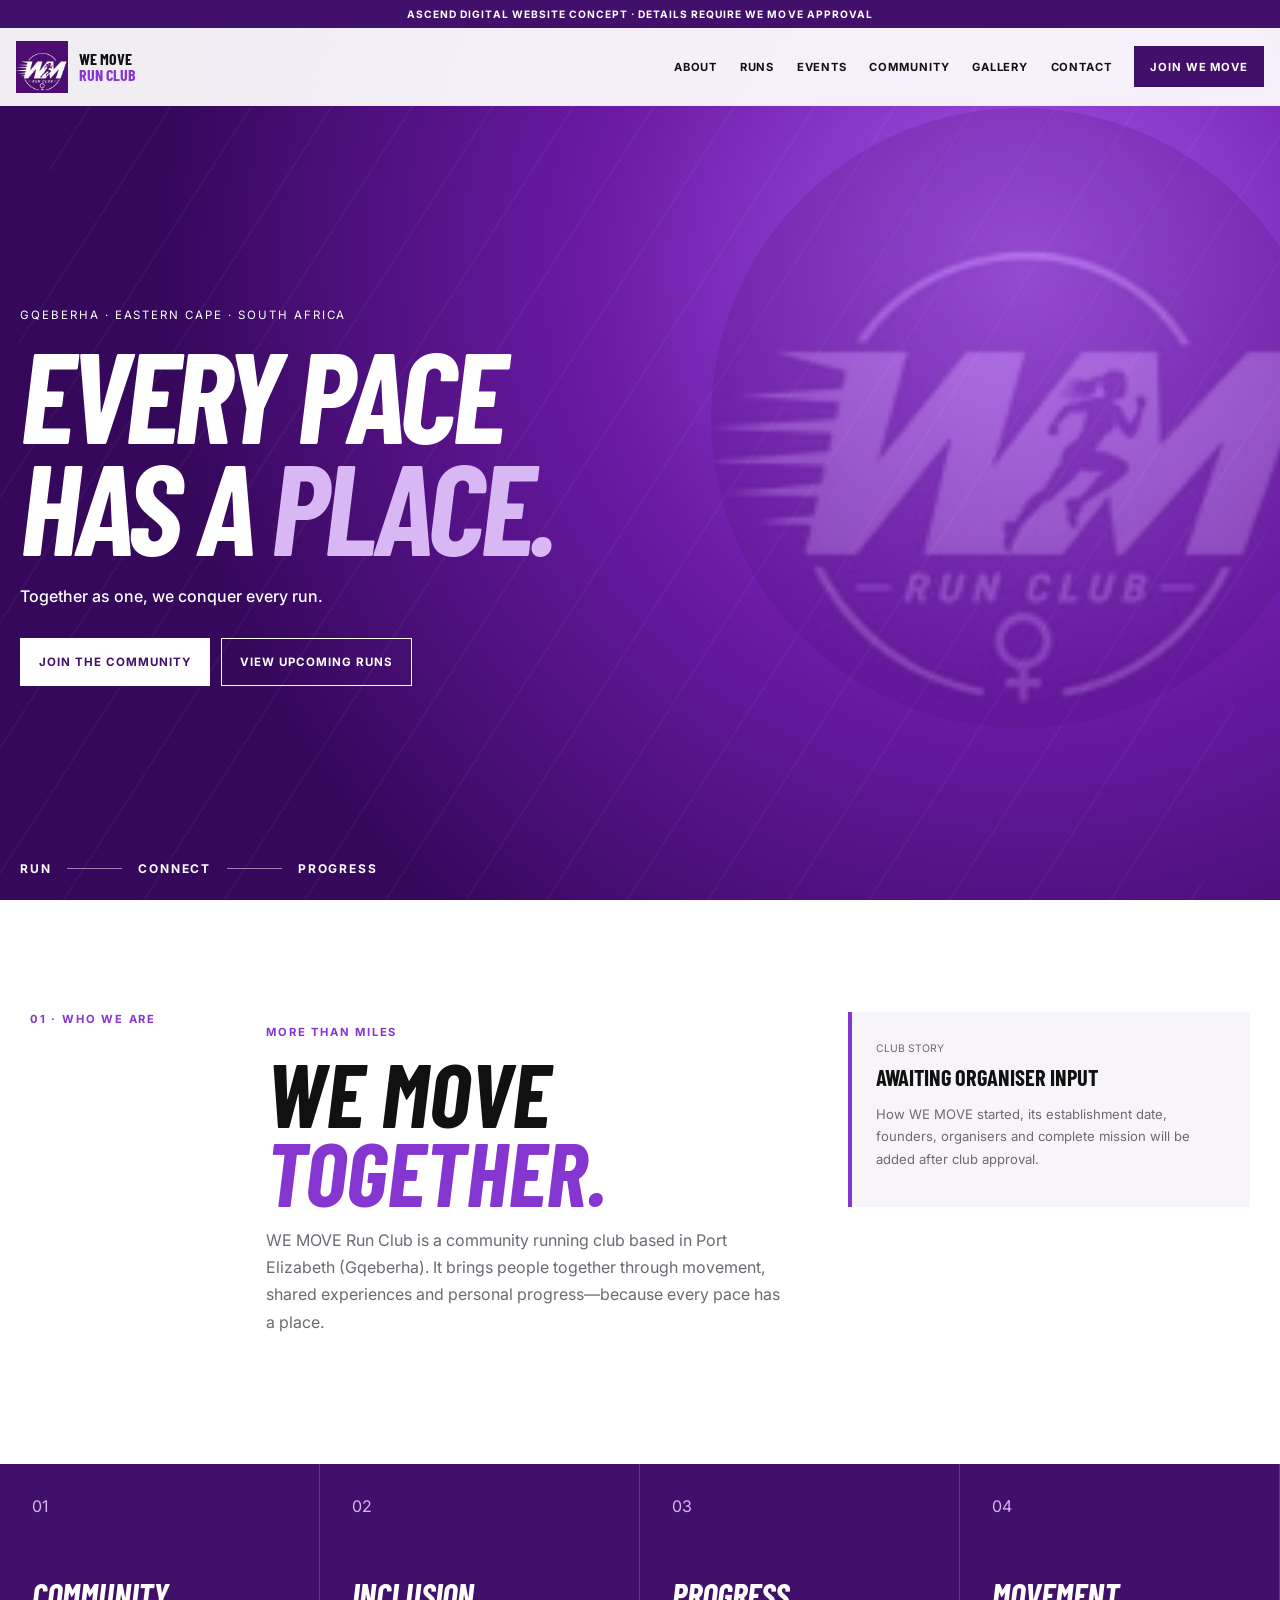
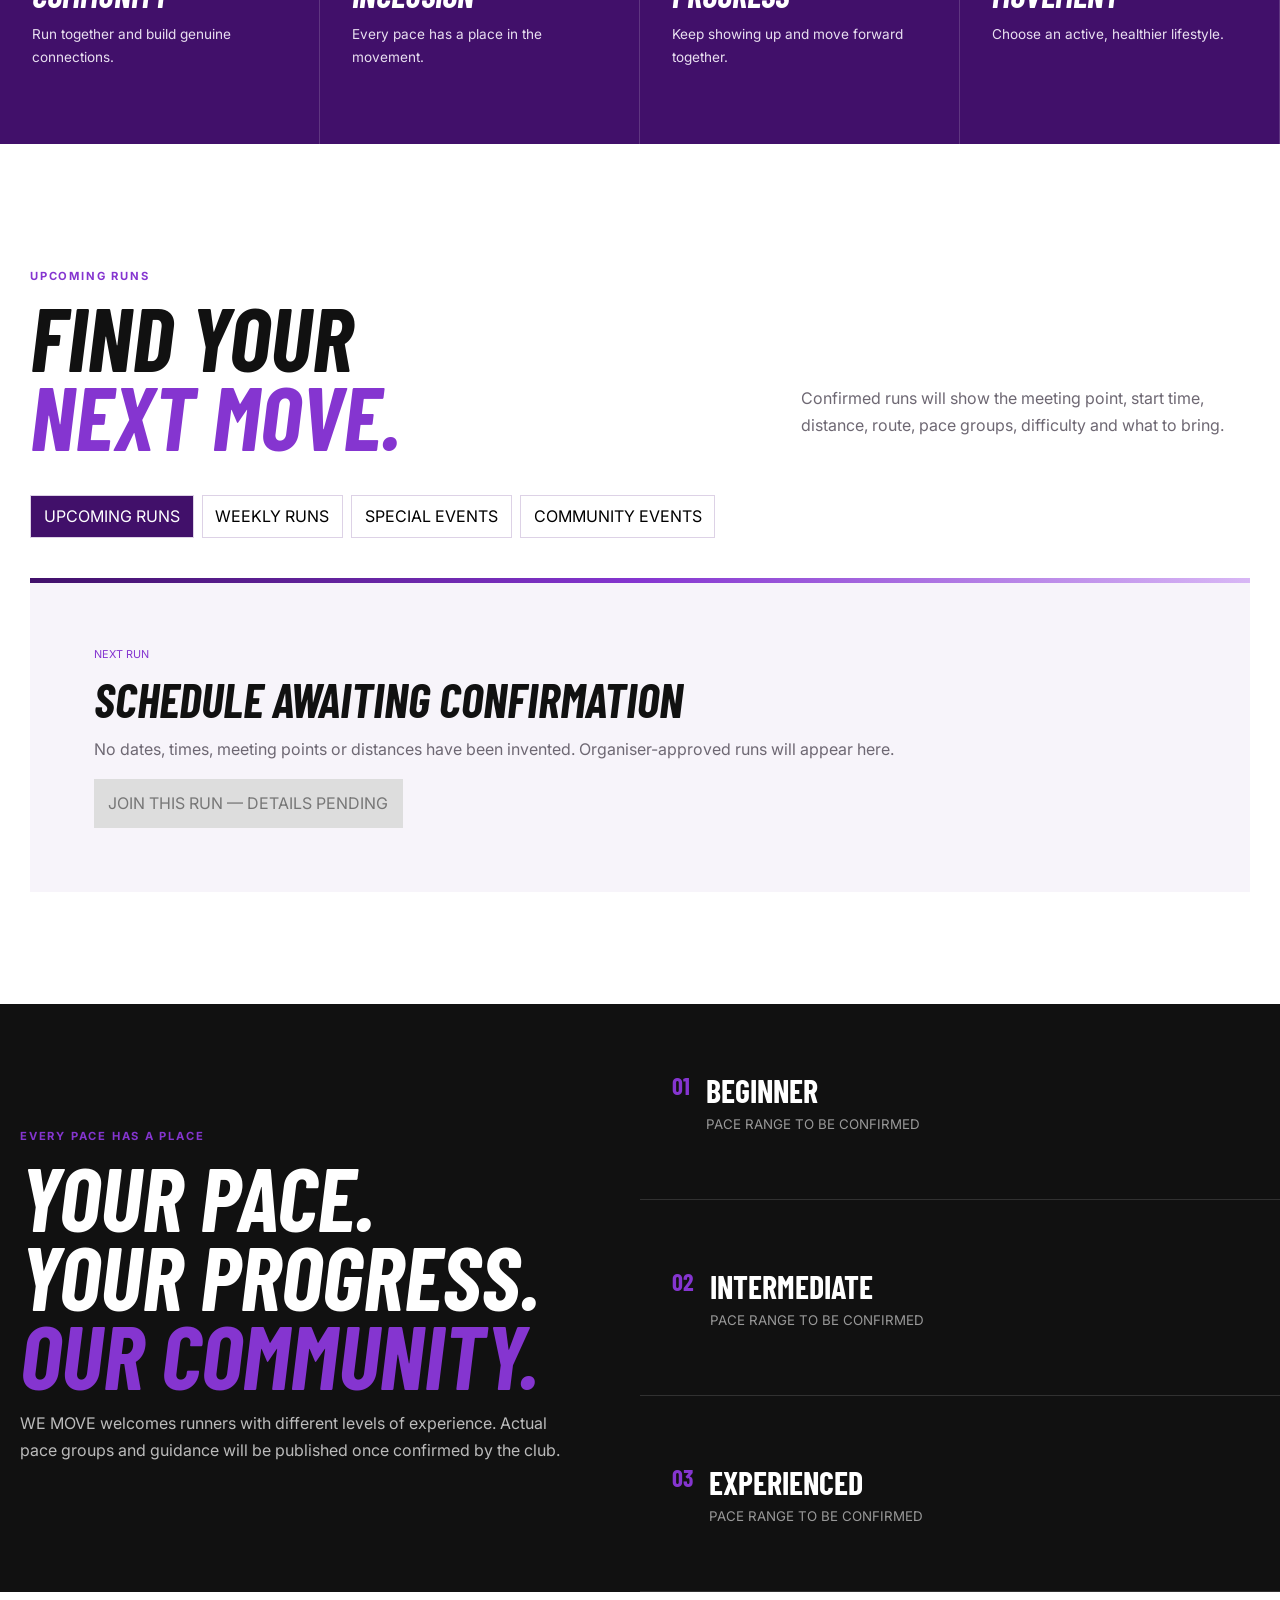
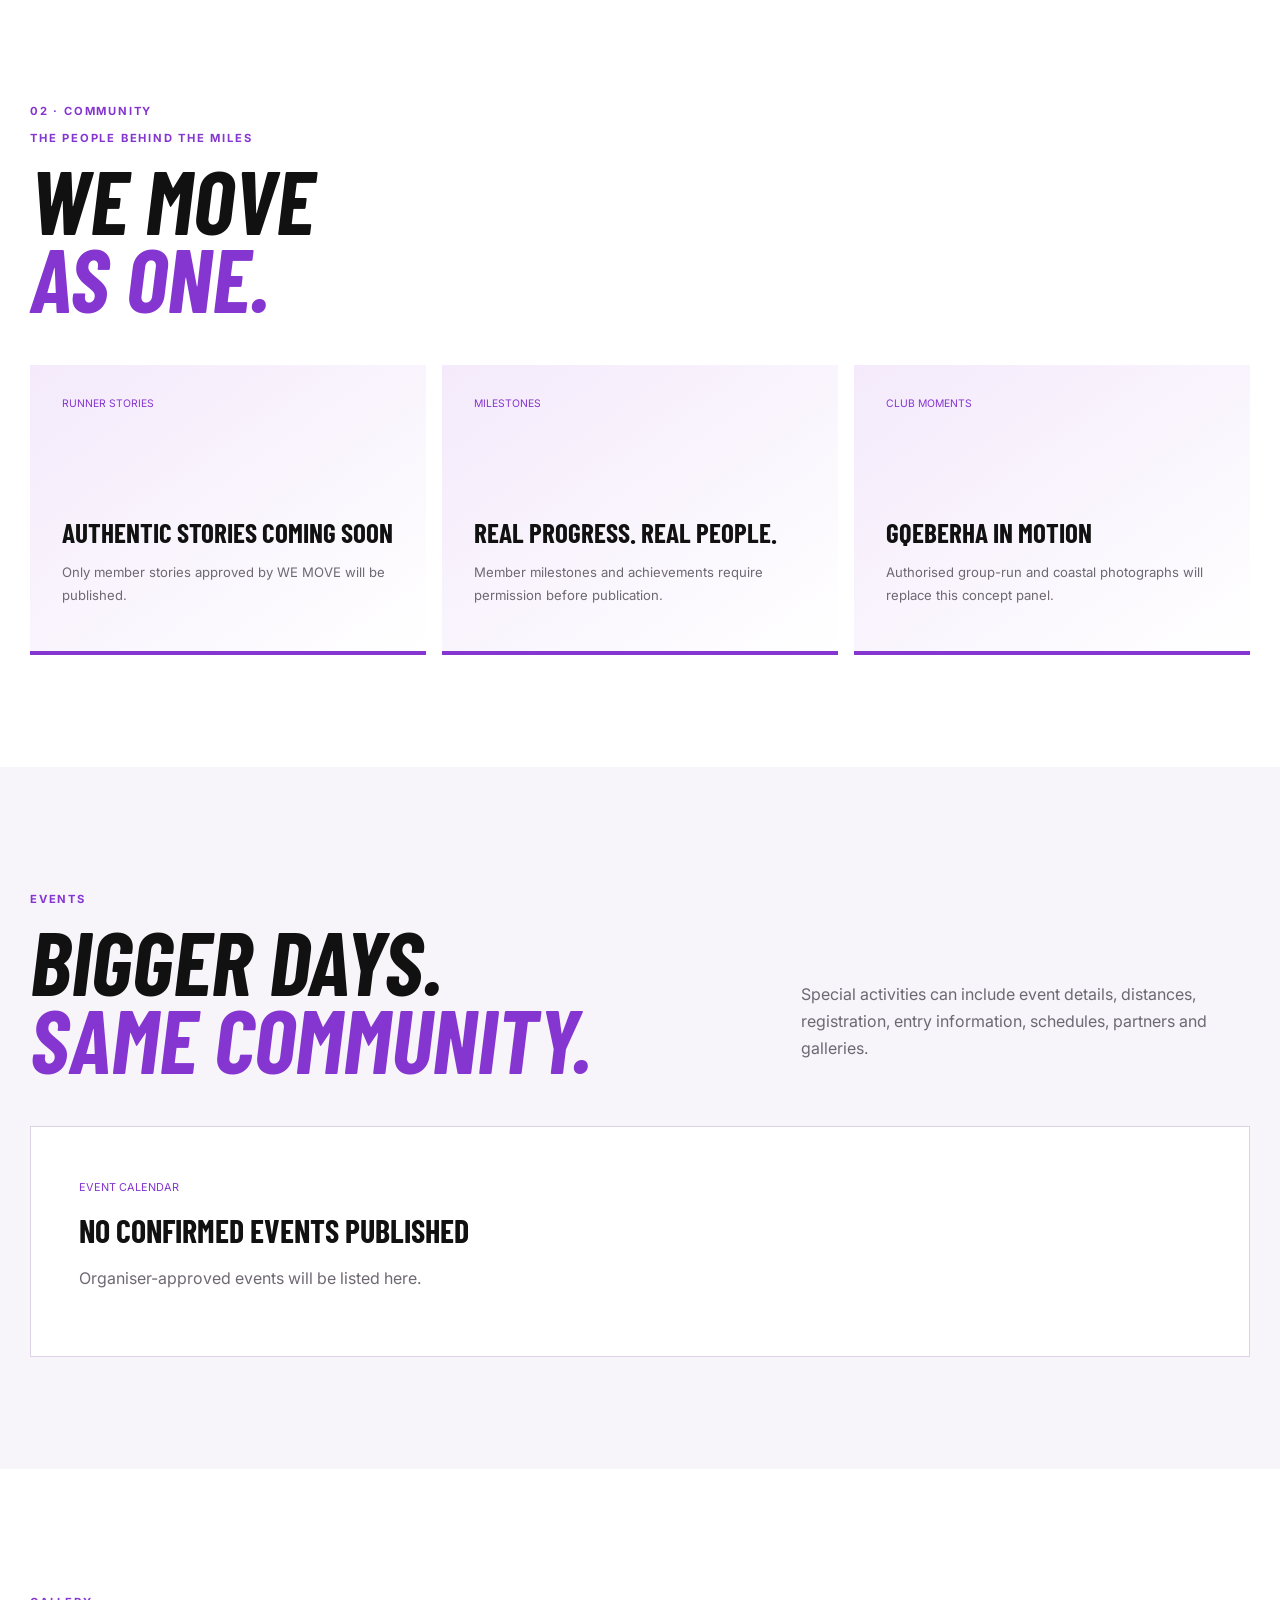
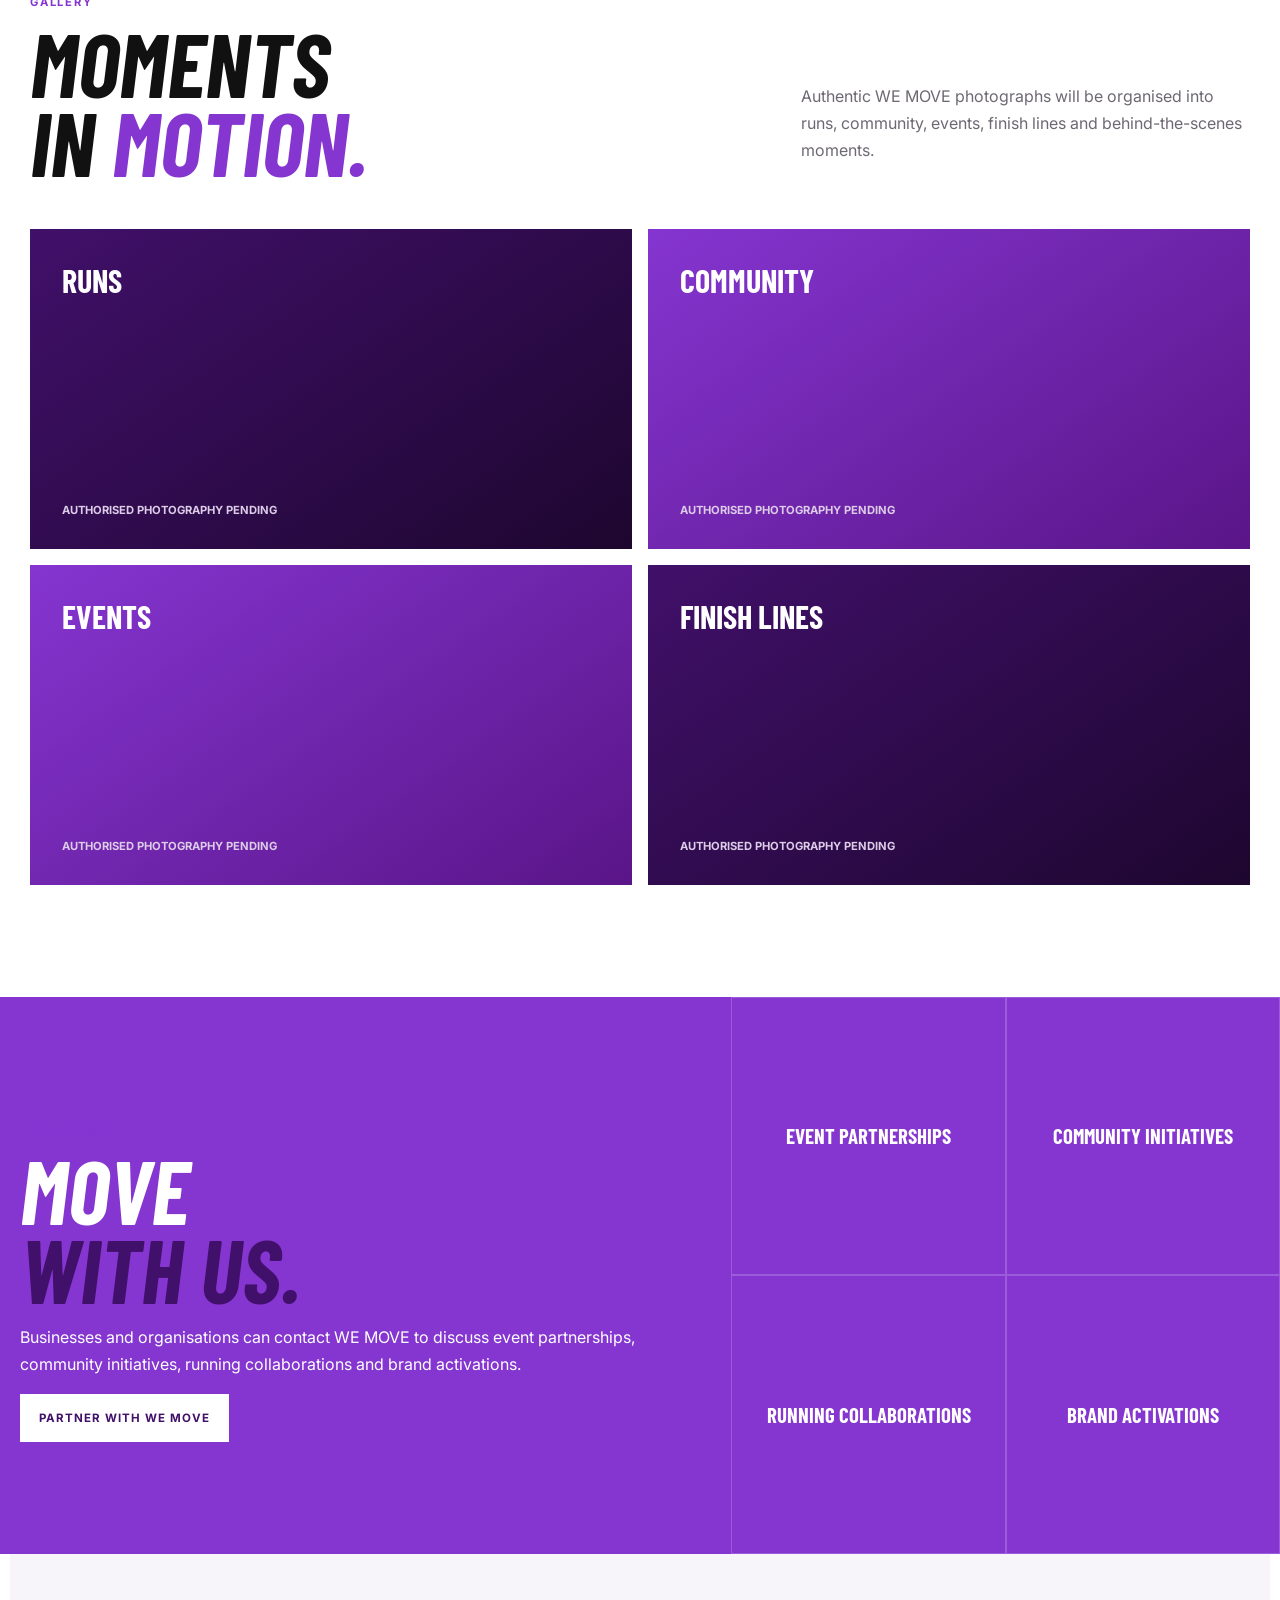
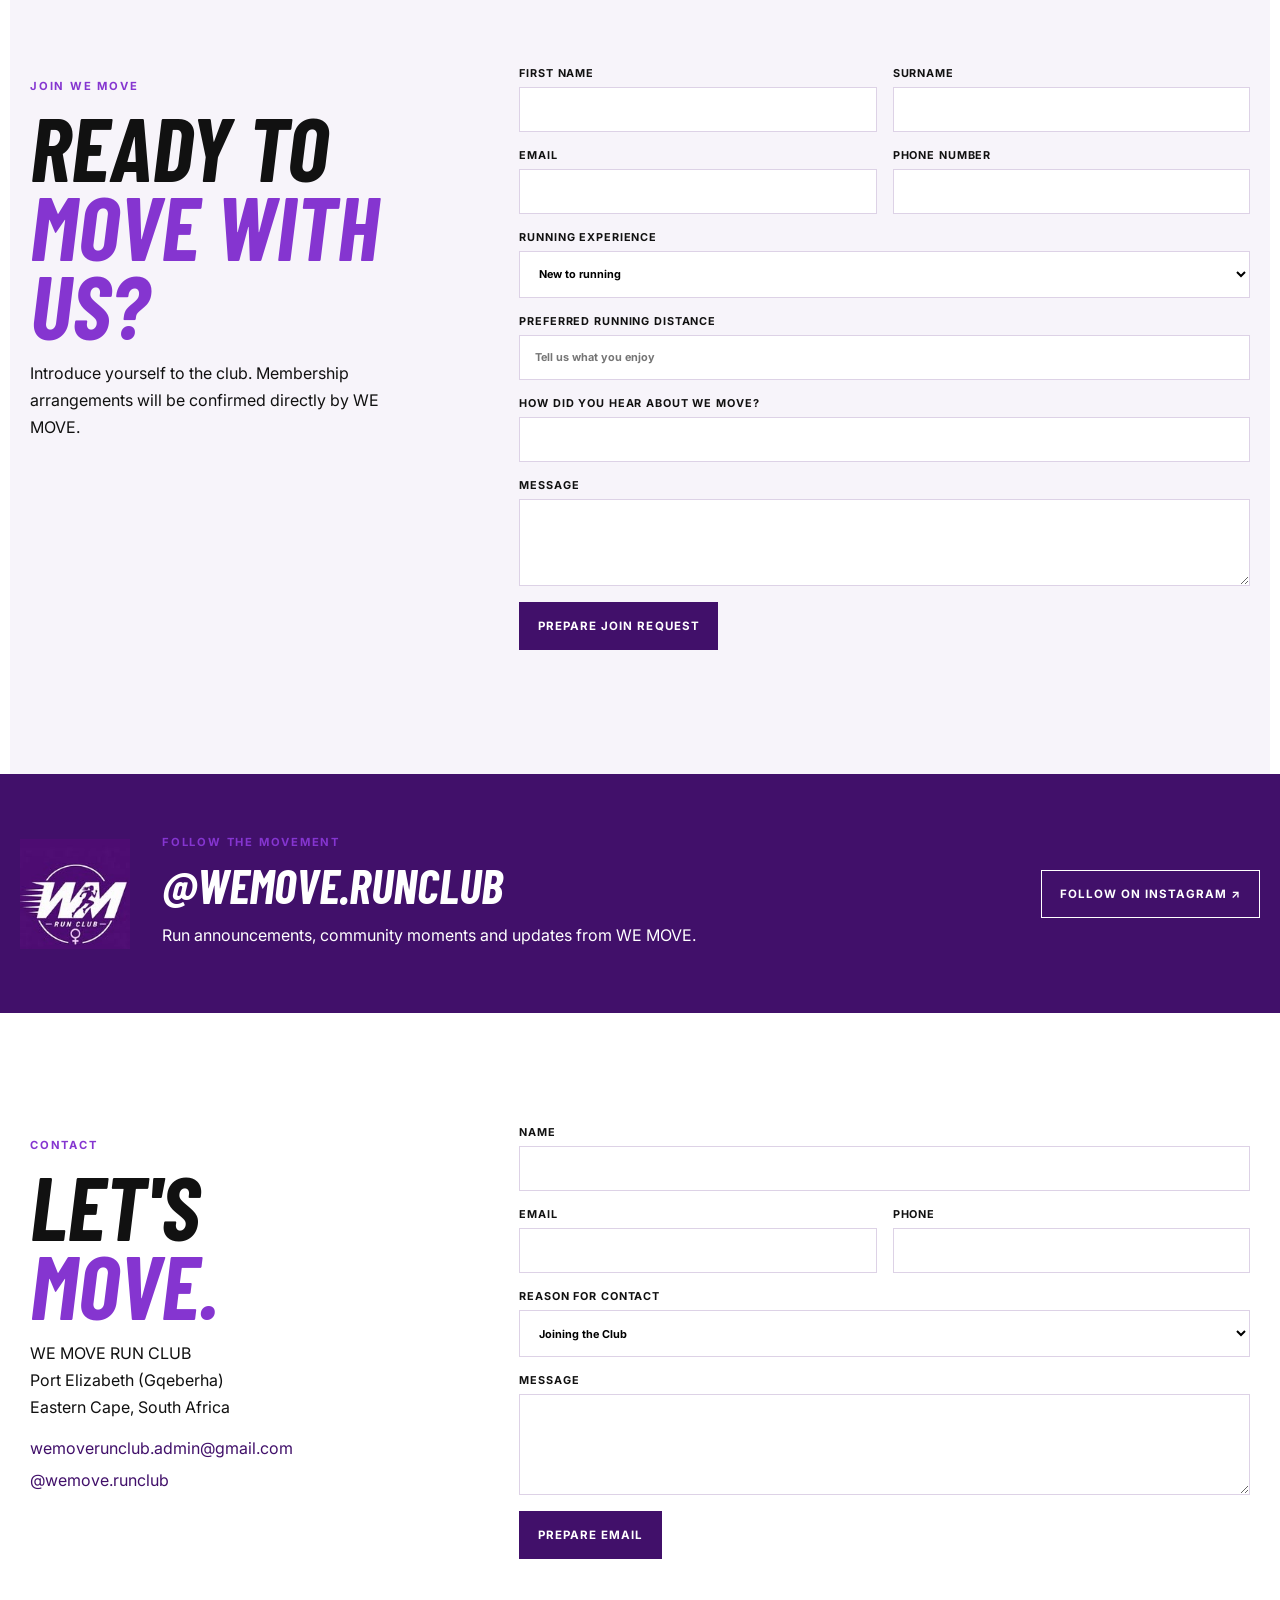
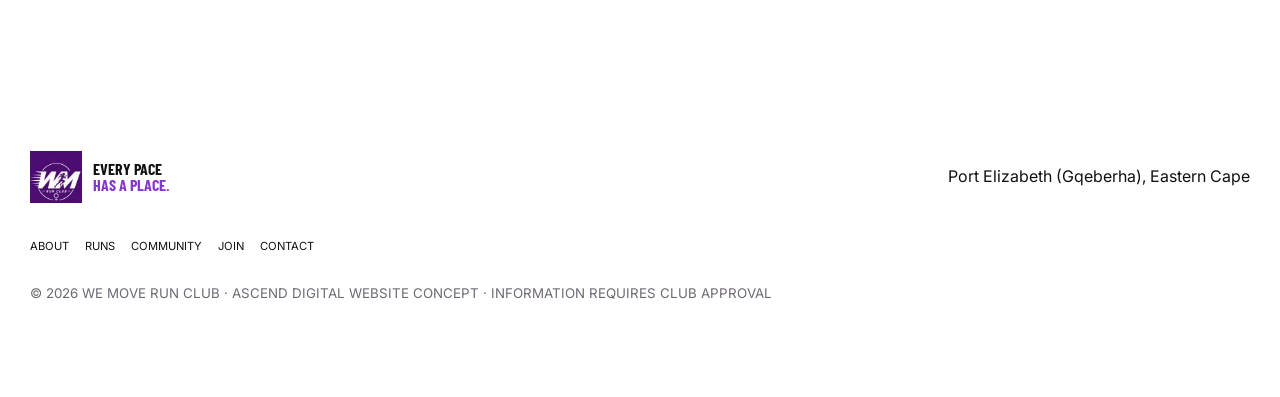
<file: wemove-run-club/index.html>
<!doctype html><html lang="en"><head><meta charset="utf-8"><meta name="viewport" content="width=device-width,initial-scale=1"><title>WE MOVE Run Club | Gqeberha Running Community</title><meta name="description" content="WE MOVE Run Club is a community running club in Port Elizabeth (Gqeberha), Eastern Cape. Every pace has a place."><meta name="theme-color" content="#41106a"><meta name="robots" content="noindex,nofollow"><link rel="icon" href="assets/e36eacd1-e9b7-4bc8-8d73-43cf1c81af9e.png"><link rel="preconnect" href="https://fonts.googleapis.com"><link rel="preconnect" href="https://fonts.gstatic.com" crossorigin><link href="https://fonts.googleapis.com/css2?family=Barlow+Condensed:ital,wght@0,600;0,700;0,800;0,900;1,800&family=Inter:wght@400;500;600;700&display=swap" rel="stylesheet"><link rel="stylesheet" href="styles.css"></head><body>
<div class="demo">ASCEND DIGITAL WEBSITE CONCEPT · DETAILS REQUIRE WE MOVE APPROVAL</div><header><a class="brand" href="#top"><img src="assets/e36eacd1-e9b7-4bc8-8d73-43cf1c81af9e.png" alt="WE MOVE Run Club logo"><span>WE MOVE<br><b>RUN CLUB</b></span></a><button class="menu" aria-expanded="false">MENU</button><nav><a href="#about">ABOUT</a><a href="#runs">RUNS</a><a href="#events">EVENTS</a><a href="#community">COMMUNITY</a><a href="#gallery">GALLERY</a><a href="#contact">CONTACT</a></nav><a class="join-nav" href="#join">JOIN WE MOVE</a></header>
<main id="top"><section class="hero"><div class="motion-lines"></div><div class="hero-mark"><img src="assets/e36eacd1-e9b7-4bc8-8d73-43cf1c81af9e.png" alt="WE MOVE Run Club"></div><div class="hero-copy reveal"><p>GQEBERHA · EASTERN CAPE · SOUTH AFRICA</p><h1>EVERY PACE<br>HAS A <em>PLACE.</em></h1><strong>Together as one, we conquer every run.</strong><div><a class="button light" href="#join">JOIN THE COMMUNITY</a><a class="button outline" href="#runs">VIEW UPCOMING RUNS</a></div></div><div class="hero-foot"><span>RUN</span><i></i><span>CONNECT</span><i></i><span>PROGRESS</span></div></section>
<section class="intro" id="about"><div class="section-index">01 · WHO WE ARE</div><div class="intro-copy reveal"><p class="kicker">MORE THAN MILES</p><h2>WE MOVE<br><em>TOGETHER.</em></h2><p>WE MOVE Run Club is a community running club based in Port Elizabeth (Gqeberha). It brings people together through movement, shared experiences and personal progress—because every pace has a place.</p></div><div class="editable"><span>CLUB STORY</span><strong>AWAITING ORGANISER INPUT</strong><p>How WE MOVE started, its establishment date, founders, organisers and complete mission will be added after club approval.</p></div></section>
<section class="values"><article><span>01</span><h3>COMMUNITY</h3><p>Run together and build genuine connections.</p></article><article><span>02</span><h3>INCLUSION</h3><p>Every pace has a place in the movement.</p></article><article><span>03</span><h3>PROGRESS</h3><p>Keep showing up and move forward together.</p></article><article><span>04</span><h3>MOVEMENT</h3><p>Choose an active, healthier lifestyle.</p></article></section>
<section class="runs section" id="runs"><div class="run-head reveal"><div><p class="kicker">UPCOMING RUNS</p><h2>FIND YOUR<br><em>NEXT MOVE.</em></h2></div><p>Confirmed runs will show the meeting point, start time, distance, route, pace groups, difficulty and what to bring.</p></div><div class="schedule-controls"><button class="active">UPCOMING RUNS</button><button>WEEKLY RUNS</button><button>SPECIAL EVENTS</button><button>COMMUNITY EVENTS</button></div><div class="run-empty"><div class="route-line"></div><span>NEXT RUN</span><h3>SCHEDULE AWAITING CONFIRMATION</h3><p>No dates, times, meeting points or distances have been invented. Organiser-approved runs will appear here.</p><button disabled>JOIN THIS RUN — DETAILS PENDING</button></div></section>
<section class="pace"><div class="pace-copy reveal"><p class="kicker">EVERY PACE HAS A PLACE</p><h2>YOUR PACE.<br>YOUR PROGRESS.<br><em>OUR COMMUNITY.</em></h2><p>WE MOVE welcomes runners with different levels of experience. Actual pace groups and guidance will be published once confirmed by the club.</p></div><div class="pace-levels"><article><span>01</span><strong>BEGINNER</strong><small>PACE RANGE TO BE CONFIRMED</small></article><article><span>02</span><strong>INTERMEDIATE</strong><small>PACE RANGE TO BE CONFIRMED</small></article><article><span>03</span><strong>EXPERIENCED</strong><small>PACE RANGE TO BE CONFIRMED</small></article></div></section>
<section class="community section" id="community"><div class="community-title"><div class="section-index">02 · COMMUNITY</div><p class="kicker">THE PEOPLE BEHIND THE MILES</p><h2>WE MOVE<br><em>AS ONE.</em></h2></div><div class="community-grid"><article><span>RUNNER STORIES</span><strong>AUTHENTIC STORIES COMING SOON</strong><p>Only member stories approved by WE MOVE will be published.</p></article><article><span>MILESTONES</span><strong>REAL PROGRESS. REAL PEOPLE.</strong><p>Member milestones and achievements require permission before publication.</p></article><article><span>CLUB MOMENTS</span><strong>GQEBERHA IN MOTION</strong><p>Authorised group-run and coastal photographs will replace this concept panel.</p></article></div></section>
<section class="events" id="events"><div class="section"><div class="event-head"><div><p class="kicker">EVENTS</p><h2>BIGGER DAYS.<br><em>SAME COMMUNITY.</em></h2></div><p>Special activities can include event details, distances, registration, entry information, schedules, partners and galleries.</p></div><div class="event-empty"><span>EVENT CALENDAR</span><strong>NO CONFIRMED EVENTS PUBLISHED</strong><p>Organiser-approved events will be listed here.</p></div></div></section>
<section class="gallery section" id="gallery"><div class="gallery-head"><div><p class="kicker">GALLERY</p><h2>MOMENTS<br>IN <em>MOTION.</em></h2></div><p>Authentic WE MOVE photographs will be organised into runs, community, events, finish lines and behind-the-scenes moments.</p></div><div class="gallery-grid"><article><span>RUNS</span><b>AUTHORISED PHOTOGRAPHY PENDING</b></article><article><span>COMMUNITY</span><b>AUTHORISED PHOTOGRAPHY PENDING</b></article><article><span>EVENTS</span><b>AUTHORISED PHOTOGRAPHY PENDING</b></article><article><span>FINISH LINES</span><b>AUTHORISED PHOTOGRAPHY PENDING</b></article></div></section>
<section class="partners"><div><p class="kicker">PARTNERSHIPS</p><h2>MOVE<br><em>WITH US.</em></h2><p>Businesses and organisations can contact WE MOVE to discuss event partnerships, community initiatives, running collaborations and brand activations.</p><a class="button light" href="#contact" data-reason="Partnership / Sponsorship">PARTNER WITH WE MOVE</a></div><div class="partner-list"><span>EVENT PARTNERSHIPS</span><span>COMMUNITY INITIATIVES</span><span>RUNNING COLLABORATIONS</span><span>BRAND ACTIVATIONS</span></div></section>
<section class="join section" id="join"><div class="join-copy"><p class="kicker">JOIN WE MOVE</p><h2>READY TO<br><em>MOVE WITH US?</em></h2><p>Introduce yourself to the club. Membership arrangements will be confirmed directly by WE MOVE.</p></div><form id="join-form"><div class="two"><label>FIRST NAME<input name="firstName" required autocomplete="given-name"></label><label>SURNAME<input name="surname" required autocomplete="family-name"></label></div><div class="two"><label>EMAIL<input name="email" required type="email" autocomplete="email"></label><label>PHONE NUMBER<input name="phone" required type="tel" autocomplete="tel"></label></div><label>RUNNING EXPERIENCE<select name="experience"><option>New to running</option><option>Some running experience</option><option>Regular runner</option><option>Prefer to discuss</option></select></label><label>PREFERRED RUNNING DISTANCE<input name="distance" placeholder="Tell us what you enjoy"></label><label>HOW DID YOU HEAR ABOUT WE MOVE?<input name="source"></label><label>MESSAGE<textarea name="message" rows="4"></textarea></label><button class="button purple">PREPARE JOIN REQUEST</button><p class="form-status"></p></form></section>
<section class="instagram"><img src="assets/e36eacd1-e9b7-4bc8-8d73-43cf1c81af9e.png" alt="WE MOVE Run Club logo"><div><p class="kicker">FOLLOW THE MOVEMENT</p><h2>@WEMOVE.RUNCLUB</h2><p>Run announcements, community moments and updates from WE MOVE.</p></div><a class="button outline" href="https://www.instagram.com/wemove.runclub/" target="_blank" rel="noopener">FOLLOW ON INSTAGRAM ↗</a></section>
<section class="contact section" id="contact"><div><p class="kicker">CONTACT</p><h2>LET'S<br><em>MOVE.</em></h2><p>WE MOVE RUN CLUB<br>Port Elizabeth (Gqeberha)<br>Eastern Cape, South Africa</p><a href="mailto:wemoverunclub.admin@gmail.com">wemoverunclub.admin@gmail.com</a><a href="https://www.instagram.com/wemove.runclub/" target="_blank" rel="noopener">@wemove.runclub</a></div><form id="contact-form"><label>NAME<input name="name" required></label><div class="two"><label>EMAIL<input name="email" type="email" required></label><label>PHONE<input name="phone" type="tel"></label></div><label>REASON FOR CONTACT<select name="reason"><option>Joining the Club</option><option>Upcoming Run</option><option>General Enquiry</option><option>Partnership / Sponsorship</option><option>Media</option><option>Other</option></select></label><label>MESSAGE<textarea name="message" required rows="5"></textarea></label><button class="button purple">PREPARE EMAIL</button><p class="form-status"></p></form></section></main>
<footer><div class="brand"><img src="assets/e36eacd1-e9b7-4bc8-8d73-43cf1c81af9e.png" alt="WE MOVE Run Club"><span>EVERY PACE<br><b>HAS A PLACE.</b></span></div><p>Port Elizabeth (Gqeberha), Eastern Cape</p><div><a href="#about">ABOUT</a><a href="#runs">RUNS</a><a href="#community">COMMUNITY</a><a href="#join">JOIN</a><a href="#contact">CONTACT</a></div><small>© 2026 WE MOVE RUN CLUB · ASCEND DIGITAL WEBSITE CONCEPT · INFORMATION REQUIRES CLUB APPROVAL</small></footer><nav class="mobile-actions"><a href="#runs">RUNS</a><a href="#join">JOIN</a><a href="#contact">CONTACT</a></nav><script src="script.js"></script></body></html>
</file>
<file: florence-palms-demo/styles.css>
:root{--forest:#143a2f;--deep:#0c2922;--leaf:#52735f;--gold:#d2aa6d;--ivory:#f7f3eb;--paper:#fffdf8;--ink:#17231e;--muted:#68756f;--line:#d9d4c8;--max:1240px;--serif:'Playfair Display',serif;--sans:'DM Sans',sans-serif}
*{box-sizing:border-box}html{scroll-behavior:smooth}body{margin:0;background:var(--ivory);color:var(--ink);font-family:var(--sans);font-size:16px;overflow-x:hidden}img{display:block;width:100%;height:100%;object-fit:cover}a{color:inherit}button,input,select,textarea{font:inherit}.section{max-width:var(--max);margin:auto;padding:7.5rem 1.5rem}.eyebrow{margin:0 0 1.25rem;font-size:.75rem;font-weight:600;letter-spacing:.19em;text-transform:uppercase;color:#fff}.eyebrow.dark{color:var(--leaf)}h1,h2,h3{font-family:var(--serif);font-weight:500}h1 em,h2 em{font-weight:500}h2{margin:.3rem 0 1.8rem;font-size:clamp(3rem,6vw,5.75rem);line-height:.95;letter-spacing:-.04em}.button{display:inline-flex;align-items:center;justify-content:center;min-height:48px;padding:.9rem 1.15rem;border:1px solid transparent;border-radius:2px;text-decoration:none;text-transform:uppercase;font-size:.72rem;font-weight:600;letter-spacing:.11em;cursor:pointer}.button-light{background:#fff;color:var(--forest)}.button-ghost{border-color:#ffffff80;color:#fff}.button-gold{background:var(--gold);color:var(--deep)}.button-dark{background:var(--forest);color:#fff}.button-outline{border-color:var(--forest);color:var(--forest)}
.site-header{position:fixed;z-index:20;inset:0 0 auto;height:86px;display:flex;align-items:center;padding:0 max(1.5rem,calc((100vw - var(--max))/2));color:#fff;transition:.3s;background:linear-gradient(#061b16aa,transparent)}.site-header.scrolled{height:72px;background:#102f27ee;backdrop-filter:blur(14px)}.brand{position:relative;display:grid;text-decoration:none;line-height:.8}.brand span,.brand small{font-size:.48rem;letter-spacing:.38em}.brand strong{font:500 1.65rem var(--serif);letter-spacing:.04em;margin:.2rem 0 .35rem}.site-header nav{margin-left:auto;display:flex;gap:1.65rem}.site-header nav a,.header-cta{font-size:.69rem;text-transform:uppercase;letter-spacing:.1em;text-decoration:none}.header-cta{margin-left:1.65rem;border:1px solid #ffffff80;padding:.8rem 1rem}.menu-toggle{display:none;margin-left:auto;border:1px solid #ffffff70;background:transparent;color:#fff;padding:.65rem .85rem;text-transform:uppercase;font-size:.7rem;letter-spacing:.1em}
.hero{min-height:100svh;position:relative;display:flex;align-items:center;padding:9rem max(1.5rem,calc((100vw - var(--max))/2)) 6rem;color:#fff;background:url('assets/facebook-12.jpg') center/cover}.hero-shade{position:absolute;inset:0;background:linear-gradient(90deg,#071b16e8 0%,#0d2b226e 56%,transparent 85%),linear-gradient(0deg,#061a15a8,transparent 50%)}.hero-content{position:relative;z-index:1;max-width:760px}.hero h1{margin:0;font-size:clamp(4rem,8vw,7.4rem);line-height:.9;letter-spacing:-.045em}.hero-intro{max-width:570px;margin:2rem 0;color:#e3ece7;font-size:1.08rem;line-height:1.75}.hero-actions{display:flex;gap:.7rem;flex-wrap:wrap}.hero-card{position:absolute;right:max(1.5rem,calc((100vw - var(--max))/2));bottom:6.5rem;display:grid;gap:.55rem;border-left:1px solid #ffffff70;padding-left:1.2rem}.hero-card span{font-size:.72rem;letter-spacing:.16em;text-transform:uppercase}.hero-card strong{font:500 1.5rem var(--serif)}.hero-card a{font-size:.8rem}.scroll-cue{position:absolute;bottom:1.8rem;font-size:.7rem;text-transform:uppercase;letter-spacing:.16em;text-decoration:none}.quick-links{display:grid;grid-template-columns:repeat(5,1fr);background:var(--forest);color:#fff}.quick-links a{display:flex;gap:1rem;align-items:center;min-height:92px;padding:1rem 1.3rem;border-right:1px solid #ffffff1f;text-decoration:none}.quick-links span{font-size:.7rem;color:var(--gold)}.quick-links strong{font:500 1rem var(--serif)}
.about{display:grid;grid-template-columns:.35fr .85fr .8fr;gap:4rem;align-items:start}.section-label{font-size:.75rem;text-transform:uppercase;letter-spacing:.14em}.section-label span{display:block;color:var(--gold);margin-bottom:.8rem}.about-copy>p:not(.eyebrow){color:var(--muted);font-size:1.04rem;line-height:1.8}.confirmation-note{border-left:2px solid var(--gold);padding-left:1rem;font-size:.9rem!important}.about-image{height:590px;margin:0}.about-image figcaption{margin-top:.65rem;color:var(--muted);font-size:.75rem;letter-spacing:.1em;text-transform:uppercase}
.price-section{display:grid;grid-template-columns:1fr .82fr;gap:7rem;align-items:center}.price-copy>p{color:var(--muted);line-height:1.8}.price-list{margin-top:2.2rem;border-top:1px solid var(--line)}.price-list div{display:flex;justify-content:space-between;align-items:center;padding:1.1rem 0;border-bottom:1px solid var(--line)}.price-list strong{font:500 1.4rem var(--serif);color:var(--forest)}.price-list small{font:400 .72rem var(--sans);color:var(--muted)}.calculator{background:var(--paper);padding:2.4rem;box-shadow:0 24px 80px #243c3020}.calculator-head,.calculator label,.total{display:flex;align-items:center;justify-content:space-between}.calculator-head{padding-bottom:1.2rem;border-bottom:1px solid var(--line)}.calculator-head span{font:500 1.5rem var(--serif)}.calculator-head small{color:var(--leaf);text-transform:uppercase;letter-spacing:.12em}.calculator label{padding:1.1rem 0;border-bottom:1px solid var(--line);font-weight:500}.calculator label span{margin-left:auto;margin-right:1rem;color:var(--muted);font-size:.82rem}.calculator input{width:72px;padding:.65rem;border:1px solid var(--line);background:#fff;text-align:center}.total{padding:1.5rem 0}.total strong{font:500 2.2rem var(--serif);color:var(--forest)}.calculator>p{font-size:.78rem;line-height:1.6;color:var(--muted)}.calculator .button{width:100%;margin-top:.8rem}
.section-heading{display:grid;grid-template-columns:1.1fr .7fr;gap:5rem;align-items:end}.section-heading>p{color:var(--muted);line-height:1.8}.booking-feature{display:grid;grid-template-columns:1.15fr .85fr;margin-top:4rem;background:var(--paper)}.booking-image{min-height:660px}.booking-copy{padding:4.5rem}.feature-number{font-size:.72rem;letter-spacing:.15em;text-transform:uppercase;color:var(--leaf)}.booking-copy h3{font-size:3rem;line-height:1.05;margin:1.5rem 0}.package-list{border-top:1px solid var(--line)}.package-list div{display:flex;justify-content:space-between;padding:1.1rem 0;border-bottom:1px solid var(--line)}.package-list strong{font:500 1.3rem var(--serif)}.booking-copy>p,.package-disclaimer{color:var(--muted);line-height:1.7;font-size:.88rem}.text-link{display:inline-block;margin-top:1rem;text-decoration:none;border-bottom:1px solid var(--forest);padding-bottom:.35rem;font-size:.78rem;text-transform:uppercase;letter-spacing:.1em}.split-bookings{display:grid;grid-template-columns:.65fr .65fr 1fr;margin-top:2rem}.package-card{min-height:410px;padding:2.3rem;background:var(--paper);display:flex;flex-direction:column}.package-card.green{background:var(--forest);color:#fff}.package-card.green .feature-number{color:var(--gold)}.package-card h3{font-size:2.2rem;margin:2.5rem 0 .5rem}.package-price{font:500 3.2rem var(--serif)}.package-card p{margin-bottom:auto}.package-photo{min-height:410px}.package-disclaimer{text-align:center;margin:1.2rem auto 4rem;max-width:760px}.matrimonial{position:relative;overflow:hidden;min-height:580px;padding:5rem;display:grid;grid-template-columns:1fr .45fr;gap:5rem;align-items:center;color:#fff;background:linear-gradient(90deg,#0b2a22f0,#173e3290),url('assets/facebook-11.jpg') center/cover}.matrimonial>div{max-width:720px}.matrimonial p:not(.eyebrow){line-height:1.8;color:#dce6e1}.matrimonial aside{border-left:1px solid #ffffff60;padding-left:2rem}.matrimonial aside span{font-size:.72rem;text-transform:uppercase;letter-spacing:.14em}.matrimonial aside strong{display:block;font:500 4rem var(--serif);margin-top:1rem;color:var(--gold)}
.facilities{background:var(--deep);color:#fff}.facility-head{display:grid;grid-template-columns:1fr .65fr;gap:6rem;align-items:end;padding-bottom:2rem}.facility-head>p{color:#aebeb7;line-height:1.8}.facility-grid{padding-top:2rem;display:grid;grid-template-columns:1.25fr .75fr;grid-template-rows:370px 370px;gap:1rem}.facility-card{position:relative;overflow:hidden}.facility-card.large{grid-row:1/3}.facility-card:after{content:'';position:absolute;inset:0;background:linear-gradient(transparent 30%,#061a15dc)}.facility-card div{position:absolute;z-index:1;left:2rem;right:2rem;bottom:1.5rem}.facility-card span{font-size:.7rem;letter-spacing:.15em;text-transform:uppercase;color:var(--gold)}.facility-card h3{font-size:2.2rem;margin:.5rem 0}.facility-card p{margin:0;max-width:430px;color:#d2ddd8;line-height:1.5}
.gallery-filters{display:flex;gap:.6rem;flex-wrap:wrap;margin:2rem 0}.gallery-filters button{border:1px solid var(--line);background:transparent;padding:.65rem .85rem;cursor:pointer;font-size:.78rem}.gallery-filters button.active{background:var(--forest);color:#fff;border-color:var(--forest)}.gallery-grid{display:grid;grid-template-columns:repeat(3,1fr);grid-auto-rows:320px;gap:.8rem}.gallery-item{position:relative;border:0;padding:0;overflow:hidden;cursor:pointer}.gallery-item.wide{grid-column:span 2}.gallery-item span{position:absolute;left:1rem;bottom:1rem;background:#102f27de;color:#fff;padding:.55rem .75rem;font-size:.72rem;text-transform:uppercase;letter-spacing:.1em}.gallery-item[hidden]{display:none}.gallery-item img{transition:.5s}.gallery-item:hover img{transform:scale(1.035)}
.enquiry-section{display:grid;grid-template-columns:.85fr 1.15fr;background:var(--forest);color:#fff}.enquiry-intro{padding:7rem max(2rem,calc((100vw - var(--max))/2)) 7rem max(2rem,calc((100vw - var(--max))/2));padding-right:5rem}.enquiry-intro>p:not(.eyebrow){line-height:1.8;color:#d4e0db}.contact-lines{display:grid;gap:.7rem;margin-top:2rem}.contact-lines a{text-decoration:none}.enquiry-form{background:var(--paper);color:var(--ink);padding:5rem max(2rem,calc((100vw - var(--max))/2)) 5rem 5rem}.enquiry-form label{display:block;font-size:.8rem;font-weight:600;text-transform:uppercase;letter-spacing:.08em;margin-bottom:1rem}.enquiry-form input,.enquiry-form select,.enquiry-form textarea{display:block;width:100%;margin-top:.5rem;border:1px solid var(--line);background:#fff;padding:.9rem;color:var(--ink);text-transform:none;letter-spacing:0}.form-row{display:grid;grid-template-columns:1fr 1fr;gap:1rem}.form-status{min-height:1.3rem;color:var(--leaf)}
.location{display:grid;grid-template-columns:1fr .8fr;gap:6rem;align-items:center}.map-pattern{height:520px;display:grid;place-items:center;background-color:#dce5df;background-image:linear-gradient(#55756525 1px,transparent 1px),linear-gradient(90deg,#55756525 1px,transparent 1px);background-size:45px 45px}.map-pattern span{background:var(--forest);color:#fff;padding:1rem 1.3rem;text-align:center}.map-card p{color:var(--muted);font-size:.78rem;line-height:1.6}.location-copy h3{font-size:1.5rem;line-height:1.5}.location-copy>a{display:block;margin:.8rem 0;text-decoration:none}.location-actions{display:flex;gap:.7rem;flex-wrap:wrap;margin-top:2rem}footer{max-width:var(--max);margin:auto;padding:4rem 1.5rem 6rem;display:grid;grid-template-columns:1fr auto;gap:2rem;align-items:center}.footer-brand{color:var(--forest)}footer div{display:flex;gap:1.5rem;flex-wrap:wrap}footer div a{font-size:.75rem;text-transform:uppercase;letter-spacing:.1em;text-decoration:none}footer p{grid-column:1/-1;color:var(--muted);font-size:.75rem}.mobile-actions{display:none}.lightbox{border:0;padding:0;background:#061a15;color:#fff;max-width:min(1000px,94vw);max-height:92vh}.lightbox::backdrop{background:#06130fe8}.lightbox img{max-height:80vh;object-fit:contain}.lightbox button{position:absolute;right:.7rem;top:.7rem;z-index:2;border:0;background:#fff;color:#111;width:42px;height:42px;font-size:1.5rem;cursor:pointer}.lightbox p{margin:0;padding:1rem}.reveal{opacity:0;transform:translateY(20px);transition:.7s ease}.reveal.visible{opacity:1;transform:none}
@media(max-width:980px){.site-header nav,.header-cta{display:none}.menu-toggle{display:block}.site-header.open nav{display:grid;position:absolute;top:72px;left:1rem;right:1rem;background:var(--deep);padding:1.5rem}.hero-card{display:none}.quick-links{grid-template-columns:repeat(2,1fr)}.quick-links a:last-child{grid-column:1/-1}.about{grid-template-columns:1fr 1fr}.section-label{grid-column:1/-1}.price-section,.section-heading,.facility-head,.location{grid-template-columns:1fr}.booking-feature{grid-template-columns:1fr}.booking-image{min-height:470px}.split-bookings{grid-template-columns:1fr 1fr}.package-photo{grid-column:1/-1}.matrimonial{grid-template-columns:1fr}.facility-grid{grid-template-columns:1fr 1fr;grid-template-rows:520px 360px}.facility-card.large{grid-column:1/-1;grid-row:auto}.enquiry-section{grid-template-columns:1fr}.enquiry-intro,.enquiry-form{padding:5rem 2rem}.gallery-grid{grid-auto-rows:260px}}
@media(max-width:640px){body{padding-bottom:62px}.section{padding:5rem 1.1rem}.site-header{height:70px;padding:0 1rem}.brand strong{font-size:1.4rem}.hero{min-height:800px;padding:8rem 1.1rem 6rem;background-position:62% center}.hero-shade{background:linear-gradient(90deg,#071b16ec,#0d2b2288)}.hero h1{font-size:4.1rem}.hero-actions{display:grid}.hero-actions .button{width:100%}.quick-links{grid-template-columns:1fr}.quick-links a:last-child{grid-column:auto}.about,.price-section{grid-template-columns:1fr;gap:3rem}.about-image{height:430px}.price-section{padding-top:2rem}.calculator{padding:1.4rem}.booking-overview{padding-left:0;padding-right:0}.booking-overview>.section-heading,.package-disclaimer{margin-left:1.1rem;margin-right:1.1rem}.booking-copy{padding:2rem 1.3rem}.booking-copy h3{font-size:2.3rem}.booking-image{min-height:380px}.split-bookings{grid-template-columns:1fr}.package-photo{grid-column:auto}.matrimonial{padding:3rem 1.3rem}.matrimonial aside{border-left:0;border-top:1px solid #ffffff60;padding:1.5rem 0 0}.facility-grid{grid-template-columns:1fr;grid-template-rows:440px 360px 360px}.facility-card.large{grid-column:auto}.gallery-grid{grid-template-columns:1fr;grid-auto-rows:320px}.gallery-item.wide{grid-column:auto}.form-row{grid-template-columns:1fr}.map-pattern{height:390px}footer{grid-template-columns:1fr;margin-bottom:1rem}.mobile-actions{position:fixed;z-index:30;inset:auto 0 0;display:grid;grid-template-columns:repeat(4,1fr);background:var(--deep);color:#fff}.mobile-actions a{padding:1rem .2rem;text-align:center;text-decoration:none;font-size:.68rem;text-transform:uppercase;letter-spacing:.07em}.mobile-actions a:first-child{background:var(--gold);color:var(--deep)}}
@media(prefers-reduced-motion:reduce){html{scroll-behavior:auto}.reveal{opacity:1;transform:none;transition:none}.gallery-item img{transition:none}}
</file>
<file: smghc-demo/styles.css>
:root{--red:#d20b20;--red2:#92000e;--black:#060606;--charcoal:#111;--panel:#181818;--silver:#b8bcc2;--white:#f4f4f2;--muted:#97999d;--line:#303033;--max:1300px;--race:'Barlow Condensed',sans-serif;--body:'Inter',sans-serif}*{box-sizing:border-box}html{scroll-behavior:smooth}body{margin:0;background:var(--black);color:var(--white);font-family:var(--body);font-size:16px;overflow-x:hidden}a{color:inherit}button,input,select,textarea{font:inherit}.demo-ribbon{position:fixed;z-index:40;top:0;left:0;right:0;height:28px;display:grid;place-items:center;background:var(--red);font:700 .65rem var(--body);letter-spacing:.12em;text-align:center}header{position:fixed;z-index:30;top:28px;left:0;right:0;height:78px;display:flex;align-items:center;padding:0 max(1.25rem,calc((100vw - var(--max))/2));background:linear-gradient(#050505e8,transparent);transition:.3s}header.scrolled{height:66px;background:#080808ee;backdrop-filter:blur(12px)}.logo{display:grid;text-decoration:none;font-family:var(--race);line-height:.75}.logo b{font-size:1.5rem;font-style:italic}.logo span{font-size:.75rem;color:var(--red);letter-spacing:.42em}header nav{display:flex;gap:1.5rem;margin-left:auto}header nav a,.nav-cta{font:600 .72rem var(--body);text-decoration:none;letter-spacing:.08em}.nav-cta{margin-left:1.5rem;padding:.8rem 1rem;background:var(--red)}.menu{display:none;margin-left:auto;border:1px solid #fff;background:transparent;color:#fff;padding:.65rem}.section{max-width:var(--max);margin:auto;padding:7rem 1.25rem}.section-label{font:700 .68rem var(--body);letter-spacing:.18em;color:var(--red);margin-bottom:1.2rem}.eyebrow{font:700 .75rem var(--body);letter-spacing:.18em;color:var(--silver)}h1,h2,h3{font-family:var(--race);font-style:italic;line-height:.86;margin:0}h2{font-size:clamp(3.5rem,7vw,6.8rem);letter-spacing:-.03em}em{color:var(--red)}p{line-height:1.7}.btn{display:inline-flex;justify-content:center;align-items:center;min-height:48px;padding:.9rem 1.15rem;border:1px solid transparent;background:transparent;color:#fff;text-decoration:none;font:800 .78rem var(--body);letter-spacing:.09em;cursor:pointer}.btn.primary{background:var(--red)}.btn.ghost{border-color:#ffffff65}.text-link{font-size:.78rem;text-decoration:none;border-bottom:1px solid var(--red);padding-bottom:.35rem}.reveal{opacity:0;transform:translateY(24px);transition:.7s}.reveal.visible{opacity:1;transform:none}
.hero{min-height:100svh;position:relative;display:flex;align-items:center;padding:10rem max(1.25rem,calc((100vw - var(--max))/2)) 5rem;overflow:hidden}.hero-bg{position:absolute;inset:0;background:url('assets/race-hero.png') center/cover}.hero-shade{position:absolute;inset:0;background:linear-gradient(90deg,#050505fa 0%,#080808a8 52%,#08080830),linear-gradient(0deg,#050505c9,transparent 45%)}.hero-copy{position:relative;z-index:1;max-width:880px}.overline{font-size:.7rem;letter-spacing:.15em}.overline i{display:inline-block;width:30px;height:2px;background:var(--red);vertical-align:middle}.event-tag{display:inline-block;margin:1rem 0;padding:.4rem .55rem;background:var(--red);font:800 .8rem var(--body)}.hero h1{font-size:clamp(4.7rem,9.8vw,9rem);letter-spacing:-.045em}.lede{font-size:1.1rem;color:#ddd}.hero-actions{display:flex;gap:.7rem;flex-wrap:wrap;margin-top:2rem}.hero-side{position:absolute;z-index:2;right:max(1.25rem,calc((100vw - var(--max))/2));bottom:6rem;width:350px;padding:1.4rem;background:#0c0c0cdb;border-top:3px solid var(--red)}.hero-side>span,.hero-side small,.count-label{display:block;font-size:.67rem;letter-spacing:.13em;color:var(--silver)}.hero-side>strong{display:block;font:italic 800 2.2rem var(--race);margin:.4rem 0}.count-label{margin-top:1.2rem}.countdown{display:grid;grid-template-columns:repeat(4,1fr);margin-top:.55rem}.countdown div{border-left:1px solid var(--line);padding-left:.55rem}.countdown b{display:block;font:700 1.7rem var(--race)}.countdown small{font-size:.55rem}.hero-note{position:absolute;left:max(1.25rem,calc((100vw - var(--max))/2));bottom:1rem;z-index:2;font-size:.65rem;color:#aaa}.ticker{display:flex;gap:2rem;align-items:center;white-space:nowrap;overflow:hidden;padding:1rem;background:var(--red);font:800 1rem var(--race);letter-spacing:.11em}.ticker b{color:#220005}
.about-grid{display:grid;grid-template-columns:1fr .75fr;gap:6rem}.about-copy>p{color:#b8b8bc}.verification-card{margin:2rem 0;padding:1.3rem;background:var(--panel);border-left:3px solid var(--red)}.verification-card span{font-size:.65rem;color:var(--muted);letter-spacing:.12em}.verification-card strong{display:block;margin:.6rem 0;font:700 1.3rem var(--race)}.verification-card p{font-size:.78rem}.event{background:var(--charcoal)}.event-title{display:grid;grid-template-columns:1fr .55fr;gap:5rem;align-items:center}.event-card{background:var(--red);padding:2rem;display:grid;gap:.55rem}.event-card span,.event-card small{font-size:.65rem;letter-spacing:.13em}.event-card strong{font:800 3rem var(--race)}.event-card b{font:700 1.4rem var(--race)}.event-panels{display:grid;grid-template-columns:repeat(3,1fr);gap:1px;padding-top:0}.event-panels article{padding:2rem;background:var(--panel);border-top:2px solid var(--red)}.event-panels span{font-size:.65rem;color:var(--muted)}.event-panels strong{display:block;font:700 1.55rem var(--race);margin:.7rem 0}.event-panels p{color:var(--muted);font-size:.84rem}.announcement{max-width:var(--max);margin:0 auto;padding:1.5rem;display:flex;gap:2rem;background:#222;border:1px solid var(--line)}.announcement span{font-weight:700;color:var(--red)}.announcement p{margin:0;color:var(--muted)}
.ticket-head,.racers-head,.media-head{display:grid;grid-template-columns:1fr .65fr;gap:5rem;align-items:end}.ticket-head>p,.racers-head>p,.media-head>p{color:var(--muted)}.ticket-grid{display:grid;grid-template-columns:1fr 1fr .75fr;gap:1rem;margin-top:3rem}.ticket-grid article{min-height:330px;padding:2rem;background:var(--panel);display:flex;flex-direction:column}.ticket-grid span{font-size:.7rem;letter-spacing:.14em;color:var(--silver)}.ticket-grid strong{font:800 2.6rem var(--race);margin:3rem 0 .6rem}.ticket-grid p{color:var(--muted);font-size:.85rem}.ticket-grid button{margin-top:auto;padding:.85rem;border:1px solid var(--line);background:#111;color:#777}.ticket-warning{background:var(--red)!important;justify-content:center}.ticket-warning b{font:800 2rem var(--race)}.ticket-warning p{color:#fff}.transport{display:grid;grid-template-columns:.82fr 1.18fr;gap:5rem;background:linear-gradient(135deg,#121212,#080808)}.transport-copy>p:not(.eyebrow,.disclaimer){color:var(--muted)}.transport-controls{display:grid;grid-template-columns:1fr .7fr;gap:.8rem;margin:2rem 0}.transport-controls label{font-size:.7rem;letter-spacing:.1em}.transport-controls input,.transport-controls select{display:block;width:100%;margin-top:.5rem;padding:.9rem;background:#111;border:1px solid var(--line);color:#fff}.disclaimer{font-size:.75rem;color:var(--muted)}.route-panel{background:var(--panel);padding:2rem}.panel-head{display:flex;justify-content:space-between;padding-bottom:1rem;border-bottom:1px solid var(--line)}.panel-head span{font-size:.65rem;color:var(--red)}.empty-state{padding:6rem 1rem;text-align:center}.empty-state strong{font:800 1.8rem var(--race)}.empty-state p{color:var(--muted)}
.racers{background:#0c0c0c}.vs-card{margin-top:3rem;display:grid;grid-template-columns:1fr auto 1fr;gap:2rem;align-items:center;padding:3rem;border:1px solid var(--line);background:linear-gradient(110deg,#1a1a1a 0 48%,#57000b 48% 52%,#1a1a1a 52%)}.vs-card>div{display:grid;gap:.5rem}.vs-card>div:last-child{text-align:right}.vs-card span,.vs-card small{font-size:.67rem;color:var(--muted)}.vs-card strong{font:800 2rem var(--race)}.vs-card>b{font:900 4rem var(--race);color:var(--red)}.racer-actions{display:flex;gap:1rem;align-items:center;margin-top:1rem}.racer-actions span{color:var(--muted);font-size:.8rem}.vendors{display:grid;grid-template-columns:1fr .8fr;gap:6rem}.vendor-main>p:not(.eyebrow){color:var(--muted)}.vendor-rules{display:grid}.vendor-rules article{padding:1.5rem;border-bottom:1px solid var(--line)}.vendor-rules span{color:var(--red);font:800 2rem var(--race)}.vendor-rules strong{display:block;font:700 1.4rem var(--race);margin:.5rem 0}.vendor-rules p{color:var(--muted);font-size:.85rem}.partners{display:grid;grid-template-columns:1fr .7fr;gap:5rem;background:var(--red)}.partners-copy em{color:#080808}.partners-copy p{max-width:680px}.partner-types{display:grid;grid-template-columns:1fr 1fr;gap:1px;background:#ffffff48}.partner-types div{display:grid;place-items:center;min-height:160px;background:#a70717;font:800 1.2rem var(--race)}.results{background:linear-gradient(90deg,#050505d9,#050505),url('assets/race-hero.png') center/cover}.results-grid{display:grid;grid-template-columns:1fr .65fr;gap:5rem;align-items:center}.results-empty{padding:2rem;border:1px solid var(--line);background:#090909da}.results-empty span{font-size:.65rem;color:var(--red)}.results-empty strong{display:block;font:800 2rem var(--race);margin:1rem 0}.results-empty p{color:var(--muted)}.media-grid{display:grid;grid-template-columns:repeat(3,1fr);gap:1rem;margin-top:3rem}.media-grid article{min-height:250px;padding:1.5rem;display:flex;flex-direction:column;justify-content:space-between;background:linear-gradient(145deg,#1d1d1d,#0e0e0e);border-bottom:3px solid var(--red)}.media-grid span{font:800 1.5rem var(--race)}.media-grid strong{font-size:.7rem;color:var(--muted)}
.location{display:grid;grid-template-columns:1.1fr .9fr;background:#111}.map{min-height:600px;display:grid;place-items:center;background-color:#1c1c1c;background-image:linear-gradient(#7771 1px,transparent 1px),linear-gradient(90deg,#7771 1px,transparent 1px);background-size:42px 42px}.map span{padding:1rem;background:var(--red);text-align:center;font:800 1.2rem var(--race)}.map small{font:500 .6rem var(--body)}.location-copy{padding:6rem}.location-copy>p:not(.eyebrow){color:var(--muted)}.faq{display:grid;grid-template-columns:.75fr 1.25fr;gap:5rem}.accordions details{border-top:1px solid var(--line);padding:1.3rem 0}.accordions summary{display:flex;justify-content:space-between;cursor:pointer;font:700 1rem var(--body)}.accordions p{color:var(--muted)}.contact{display:grid;grid-template-columns:.75fr 1.25fr;gap:6rem;background:#111}.contact-copy>p{color:var(--muted)}.contact-status{padding:1rem;border-left:3px solid var(--red);font-size:.8rem;color:var(--silver)}form label{display:block;margin-bottom:1rem;font-size:.68rem;font-weight:700;letter-spacing:.1em}form input,form select,form textarea{display:block;width:100%;margin-top:.45rem;padding:.9rem;background:#090909;border:1px solid var(--line);color:#fff}.two{display:grid;grid-template-columns:1fr 1fr;gap:1rem}.form-note{font-size:.75rem;color:var(--muted)}footer{max-width:var(--max);margin:auto;padding:4rem 1.25rem 6rem;display:grid;grid-template-columns:1fr 1fr;gap:2rem}footer>div:last-of-type{display:flex;gap:1rem;justify-content:flex-end;flex-wrap:wrap}footer a{font-size:.7rem;text-decoration:none}footer small{grid-column:1/-1;color:var(--muted)}.mobile-bar{display:none}
dialog{width:min(760px,94vw);max-height:90vh;border:1px solid var(--line);background:#111;color:#fff;padding:2rem}dialog::backdrop{background:#000d;backdrop-filter:blur(5px)}dialog h2{font-size:2.4rem;margin-bottom:1.5rem}.close{position:absolute;right:1rem;top:1rem;border:0;background:var(--red);color:#fff;width:40px;height:40px;font-size:1.5rem}.modal-form>p{font-size:.75rem;color:var(--muted)}
@media(max-width:950px){header nav,.nav-cta{display:none}.menu{display:block}header.open nav{display:grid;position:absolute;top:66px;left:1rem;right:1rem;background:#0a0a0a;padding:1rem}.hero-side{display:none}.hero{padding-top:10rem}.about-grid,.event-title,.ticket-head,.transport,.racers-head,.vendors,.partners,.results-grid,.media-head,.location,.faq,.contact{grid-template-columns:1fr}.ticket-grid{grid-template-columns:1fr 1fr}.ticket-warning{grid-column:1/-1}.media-grid{grid-template-columns:1fr 1fr}.location-copy{padding:4rem 1.25rem}}
@media(max-width:640px){body{padding-bottom:60px}.demo-ribbon{height:36px;font-size:.52rem;padding:0 .5rem}header{top:36px;height:64px}.section{padding:5rem 1rem}.hero{min-height:850px;padding:9rem 1rem 4rem}.hero-bg{background-position:63% center}.hero h1{font-size:4.6rem}.hero-actions{display:grid}.ticker{gap:1rem;font-size:.8rem}.event-panels,.ticket-grid,.media-grid{grid-template-columns:1fr}.ticket-warning{grid-column:auto}.announcement{display:block}.announcement span{display:block;margin-bottom:.5rem}.transport{padding:5rem 1rem}.transport-controls,.two{grid-template-columns:1fr}.vs-card{grid-template-columns:1fr;text-align:center;padding:1.5rem}.vs-card>div:last-child{text-align:center}.partner-types{grid-template-columns:1fr}.media-grid article{min-height:190px}.map{min-height:420px}footer{grid-template-columns:1fr}footer>div:last-of-type{justify-content:flex-start}.mobile-bar{position:fixed;z-index:35;bottom:0;left:0;right:0;display:grid;grid-template-columns:repeat(4,1fr);background:#090909}.mobile-bar a{padding:1rem .2rem;text-align:center;text-decoration:none;font-size:.62rem}.mobile-bar a:first-child{background:var(--red)}}
@media(prefers-reduced-motion:reduce){html{scroll-behavior:auto}.reveal{opacity:1;transform:none;transition:none}}
</file>
<file: wemove-run-club/styles.css>
:root{--deep:#41106a;--violet:#8535d0;--lav:#d8b7f5;--white:#fff;--ink:#111;--paper:#f7f4fa;--muted:#6e6873;--line:#ddd2e6;--max:1260px;--head:'Barlow Condensed',sans-serif;--body:'Inter',sans-serif}*{box-sizing:border-box}html{scroll-behavior:smooth}body{margin:0;background:var(--white);color:var(--ink);font:16px var(--body);overflow-x:hidden}a{color:inherit}button,input,select,textarea{font:inherit}.demo{position:fixed;z-index:40;top:0;left:0;right:0;height:28px;display:grid;place-items:center;background:var(--deep);color:#fff;font-size:.64rem;font-weight:700;letter-spacing:.1em;text-align:center}header{position:fixed;z-index:30;top:28px;left:0;right:0;height:78px;display:flex;align-items:center;padding:0 max(1rem,calc((100vw - var(--max))/2));background:#ffffffed;backdrop-filter:blur(12px);border-bottom:1px solid #eee}header.scrolled{height:66px}.brand{display:flex;align-items:center;gap:.7rem;text-decoration:none;font:700 1rem/1 var(--head)}.brand img{width:52px;height:52px;object-fit:cover}.brand b{color:var(--violet)}header nav{margin-left:auto;display:flex;gap:1.4rem}header nav a,.join-nav{font-size:.7rem;font-weight:700;text-decoration:none;letter-spacing:.08em}.join-nav{margin-left:1.4rem;background:var(--deep);color:#fff;padding:.85rem 1rem}.menu{display:none;margin-left:auto;background:none;border:1px solid var(--deep);padding:.6rem}.section{max-width:var(--max);margin:auto;padding:7rem 1.25rem}.kicker,.section-index{font-size:.7rem;font-weight:700;letter-spacing:.16em;color:var(--violet)}h1,h2,h3{font-family:var(--head);font-style:italic;line-height:.88;margin:0}h2{font-size:clamp(3.6rem,7vw,6.7rem)}em{color:var(--violet)}p{line-height:1.7}.button{display:inline-flex;align-items:center;justify-content:center;min-height:48px;padding:.9rem 1.1rem;border:1px solid transparent;text-decoration:none;font-size:.72rem;font-weight:700;letter-spacing:.09em;cursor:pointer}.button.light{background:#fff;color:var(--deep)}.button.outline{border-color:currentColor}.button.purple{background:var(--deep);color:#fff}.reveal{opacity:0;transform:translateY(20px);transition:.7s}.reveal.visible{opacity:1;transform:none}
.hero{position:relative;min-height:100svh;padding:10rem max(1.25rem,calc((100vw - var(--max))/2)) 5rem;display:flex;align-items:center;background:radial-gradient(circle at 80% 30%,#a758ea 0,#6b1aa5 36%,#35085b 72%);color:#fff;overflow:hidden}.motion-lines{position:absolute;inset:0;background:repeating-linear-gradient(115deg,transparent 0 70px,#ffffff08 71px 73px);transform:skewX(-10deg)}.hero-mark{position:absolute;right:-4vw;top:12%;opacity:.18}.hero-mark img{width:min(620px,55vw);border-radius:50%}.hero-copy{position:relative;z-index:2}.hero-copy>p{font-size:.72rem;letter-spacing:.17em}.hero h1{font-size:clamp(4.8rem,10vw,9.2rem);letter-spacing:-.04em}.hero h1 em{color:var(--lav)}.hero-copy>strong{display:block;font-weight:500;margin:1.5rem 0 2rem}.hero-copy>div{display:flex;gap:.7rem}.hero-foot{position:absolute;left:max(1.25rem,calc((100vw - var(--max))/2));bottom:1.5rem;display:flex;align-items:center;gap:1rem;font:700 .75rem var(--body);letter-spacing:.15em}.hero-foot i{width:55px;height:1px;background:#ffffff80}.intro{max-width:var(--max);margin:auto;padding:7rem 1.25rem;display:grid;grid-template-columns:.3fr .9fr .7fr;gap:4rem;align-items:start}.intro-copy>p:last-child{color:var(--muted);max-width:650px}.editable{padding:1.5rem;background:var(--paper);border-left:4px solid var(--violet)}.editable span{font-size:.65rem;color:var(--muted)}.editable strong{display:block;font:700 1.4rem var(--head);margin:.5rem 0}.editable p{font-size:.82rem;color:var(--muted)}.values{display:grid;grid-template-columns:repeat(4,1fr);background:var(--deep);color:#fff}.values article{min-height:280px;padding:2rem;border-right:1px solid #ffffff28}.values span{color:var(--lav)}.values h3{font-size:2.1rem;margin:4rem 0 .5rem}.values p{font-size:.85rem;color:#e8dff0}
.run-head,.gallery-head,.event-head{display:grid;grid-template-columns:1fr .65fr;gap:5rem;align-items:end}.run-head>p,.gallery-head>p,.event-head>p{color:var(--muted)}.schedule-controls{display:flex;gap:.5rem;flex-wrap:wrap;margin:2.5rem 0}.schedule-controls button{padding:.65rem .8rem;border:1px solid var(--line);background:#fff}.schedule-controls button.active{background:var(--deep);color:#fff}.run-empty{position:relative;padding:4rem;background:var(--paper);overflow:hidden}.route-line{position:absolute;left:0;top:0;width:100%;height:5px;background:linear-gradient(90deg,var(--deep),var(--violet),var(--lav))}.run-empty span{font-size:.68rem;color:var(--violet)}.run-empty h3{font-size:3rem;margin:1rem 0}.run-empty p{color:var(--muted)}.run-empty button{padding:.9rem;background:#ddd;border:0;color:#777}.pace{display:grid;grid-template-columns:1fr 1fr;background:var(--ink);color:#fff}.pace-copy{padding:7rem max(1.25rem,calc((100vw - var(--max))/2));padding-right:4rem}.pace-copy p:last-child{color:#bbb}.pace-levels{display:grid}.pace-levels article{padding:2rem;border-bottom:1px solid #ffffff22;display:grid;grid-template-columns:auto 1fr;gap:.4rem 1rem;align-content:center}.pace-levels span{color:var(--violet);font:700 1.5rem var(--head)}.pace-levels strong{font:700 2rem var(--head)}.pace-levels small{grid-column:2;color:#999}.community-title{max-width:700px}.community-grid{display:grid;grid-template-columns:repeat(3,1fr);gap:1rem;margin-top:3rem}.community-grid article{min-height:290px;padding:2rem;background:linear-gradient(145deg,#f4eafb,#fff);border-bottom:4px solid var(--violet);display:flex;flex-direction:column}.community-grid span{font-size:.65rem;color:var(--violet)}.community-grid strong{margin-top:auto;font:700 1.7rem var(--head)}.community-grid p{color:var(--muted);font-size:.82rem}.events{background:var(--paper)}.event-empty{margin-top:3rem;padding:3rem;background:#fff;border:1px solid var(--line)}.event-empty span{font-size:.68rem;color:var(--violet)}.event-empty strong{display:block;font:700 2rem var(--head);margin:1rem 0}.event-empty p{color:var(--muted)}.gallery-grid{display:grid;grid-template-columns:repeat(2,1fr);gap:1rem;margin-top:3rem}.gallery-grid article{min-height:320px;padding:2rem;display:flex;flex-direction:column;justify-content:space-between;color:#fff;background:linear-gradient(145deg,var(--deep),#1d062f)}.gallery-grid article:nth-child(2),.gallery-grid article:nth-child(3){background:linear-gradient(145deg,var(--violet),#5a1588)}.gallery-grid span{font:700 2rem var(--head)}.gallery-grid b{font-size:.7rem;color:#dccce8}.partners{display:grid;grid-template-columns:1fr .75fr;background:var(--violet);color:#fff}.partners>div:first-child{padding:7rem max(1.25rem,calc((100vw - var(--max))/2));padding-right:4rem}.partners h2 em{color:var(--deep)}.partner-list{display:grid;grid-template-columns:1fr 1fr}.partner-list span{display:grid;place-items:center;min-height:180px;border:1px solid #ffffff30;font:700 1.3rem var(--head);text-align:center}.join{display:grid;grid-template-columns:.7fr 1.3fr;gap:6rem;background:var(--paper)}form label{display:block;margin-bottom:1rem;font-size:.68rem;font-weight:700;letter-spacing:.08em}form input,form select,form textarea{display:block;width:100%;margin-top:.45rem;padding:.9rem;border:1px solid var(--line);background:#fff}.two{display:grid;grid-template-columns:1fr 1fr;gap:1rem}.form-status{font-size:.78rem;color:var(--deep)}.instagram{display:grid;grid-template-columns:auto 1fr auto;gap:2rem;align-items:center;padding:3rem max(1.25rem,calc((100vw - var(--max))/2));background:var(--deep);color:#fff}.instagram img{width:110px;height:110px}.instagram h2{font-size:3rem}.contact{display:grid;grid-template-columns:.7fr 1.3fr;gap:6rem}.contact>div>a{display:block;margin:.8rem 0;text-decoration:none;color:var(--deep)}footer{max-width:var(--max);margin:auto;padding:4rem 1.25rem 6rem;display:grid;grid-template-columns:1fr auto;gap:2rem}footer>div:last-of-type{display:flex;gap:1rem;flex-wrap:wrap}footer>div:last-of-type a{font-size:.7rem;text-decoration:none}footer small{grid-column:1/-1;color:var(--muted)}.mobile-actions{display:none}
@media(max-width:900px){header nav,.join-nav{display:none}.menu{display:block}header.open nav{display:grid;position:absolute;top:66px;left:1rem;right:1rem;padding:1rem;background:#fff}.intro,.run-head,.pace,.event-head,.gallery-head,.partners,.join,.contact{grid-template-columns:1fr}.intro{gap:2rem}.section-index{grid-column:1/-1}.values{grid-template-columns:1fr 1fr}.pace-copy,.partners>div:first-child{padding:5rem 1.25rem}.community-grid{grid-template-columns:1fr}.instagram{grid-template-columns:auto 1fr}.instagram .button{grid-column:1/-1}.hero-mark img{width:70vw}}
@media(max-width:600px){body{padding-bottom:56px}.demo{height:36px;font-size:.52rem;padding:0 .5rem}header{top:36px;height:66px}.brand img{width:46px;height:46px}.section{padding:5rem 1rem}.hero{min-height:820px;padding:9rem 1rem 5rem}.hero h1{font-size:4.6rem}.hero-copy>div{display:grid}.hero-mark{right:-18vw;top:16%}.hero-mark img{width:90vw}.hero-foot{left:1rem;gap:.55rem}.hero-foot i{width:24px}.values{grid-template-columns:1fr}.values article{min-height:220px}.values h3{margin-top:2.8rem}.intro{padding:5rem 1rem;grid-template-columns:1fr}.run-empty{padding:2.5rem 1.2rem}.run-empty h3{font-size:2.4rem}.gallery-grid{grid-template-columns:1fr}.partner-list{grid-template-columns:1fr 1fr}.partner-list span{min-height:130px}.two{grid-template-columns:1fr}.instagram{grid-template-columns:1fr;text-align:center}.instagram img{margin:auto}.contact{gap:3rem}footer{grid-template-columns:1fr}.mobile-actions{position:fixed;z-index:35;inset:auto 0 0;display:grid;grid-template-columns:repeat(3,1fr);background:var(--deep);color:#fff}.mobile-actions a{text-align:center;padding:1rem .2rem;text-decoration:none;font-size:.7rem}.mobile-actions a:nth-child(2){background:var(--violet)}}@media(prefers-reduced-motion:reduce){html{scroll-behavior:auto}.reveal{opacity:1;transform:none;transition:none}}
</file>
